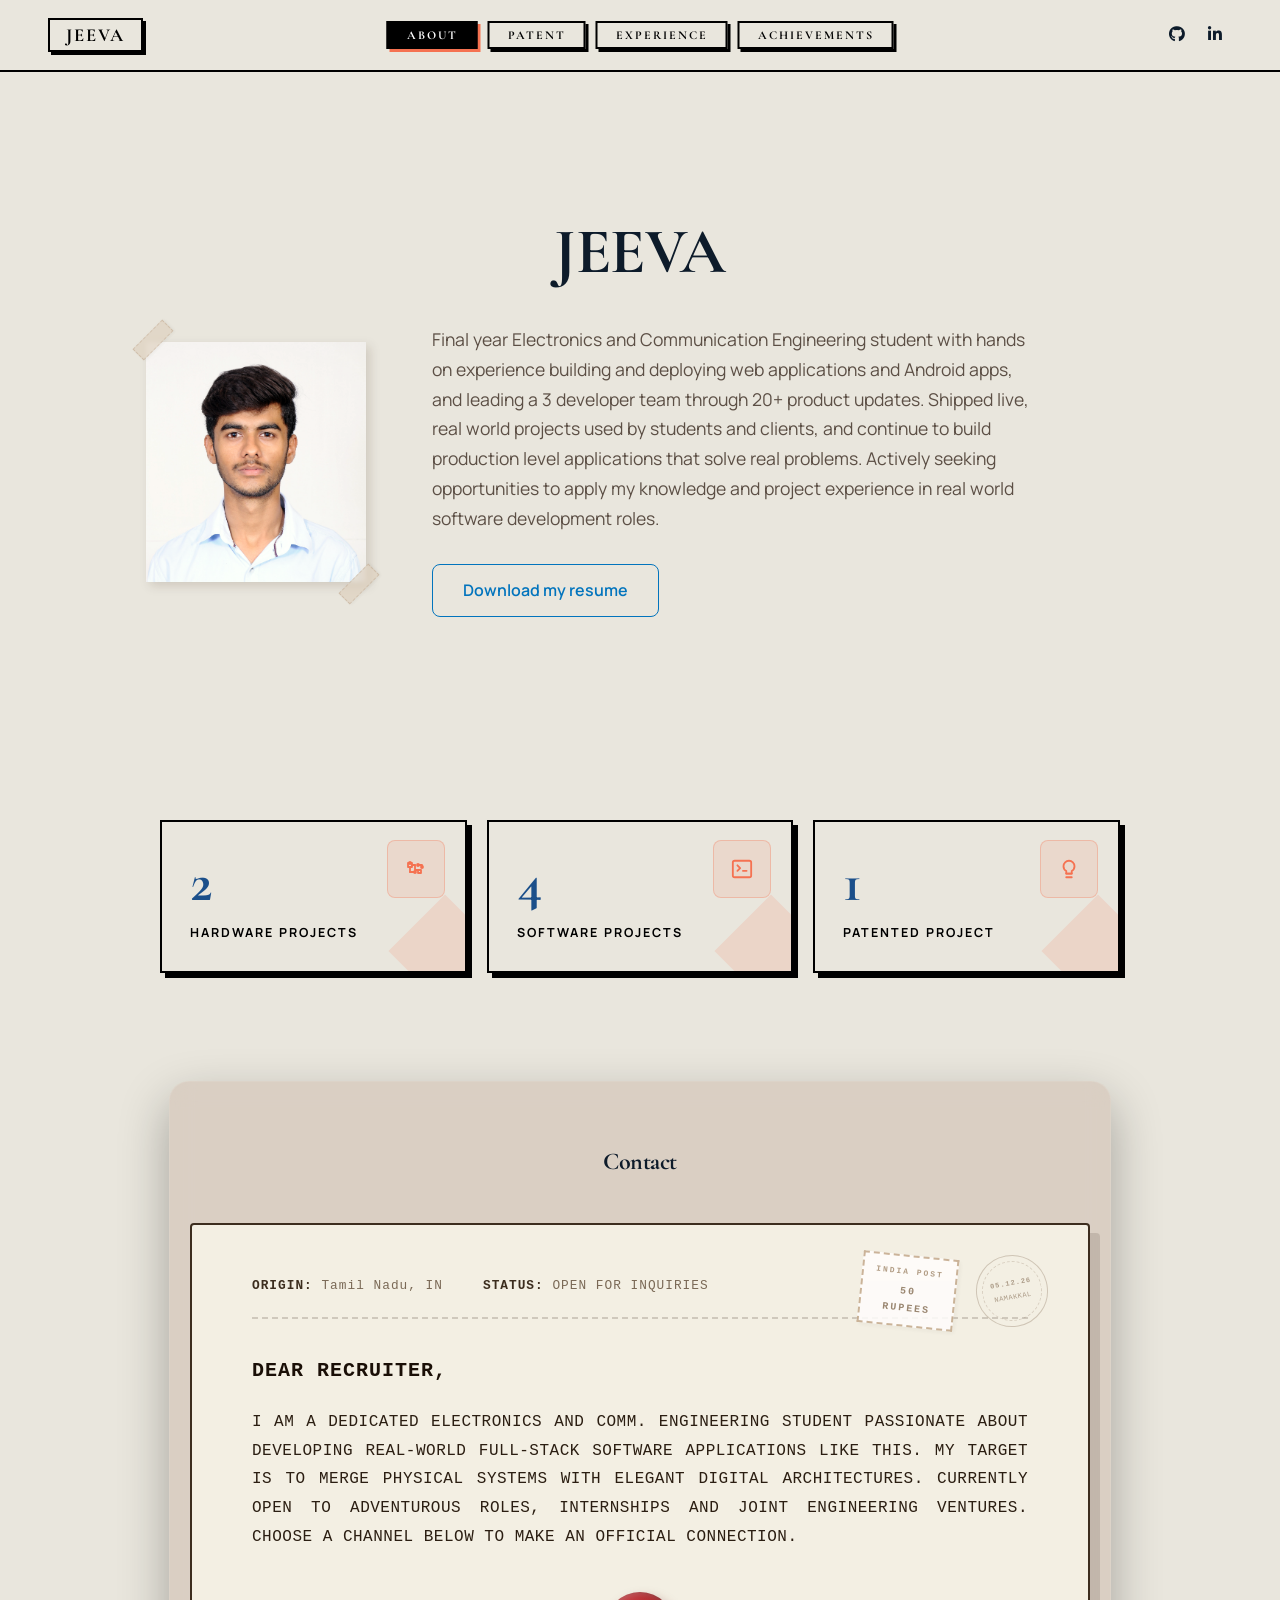
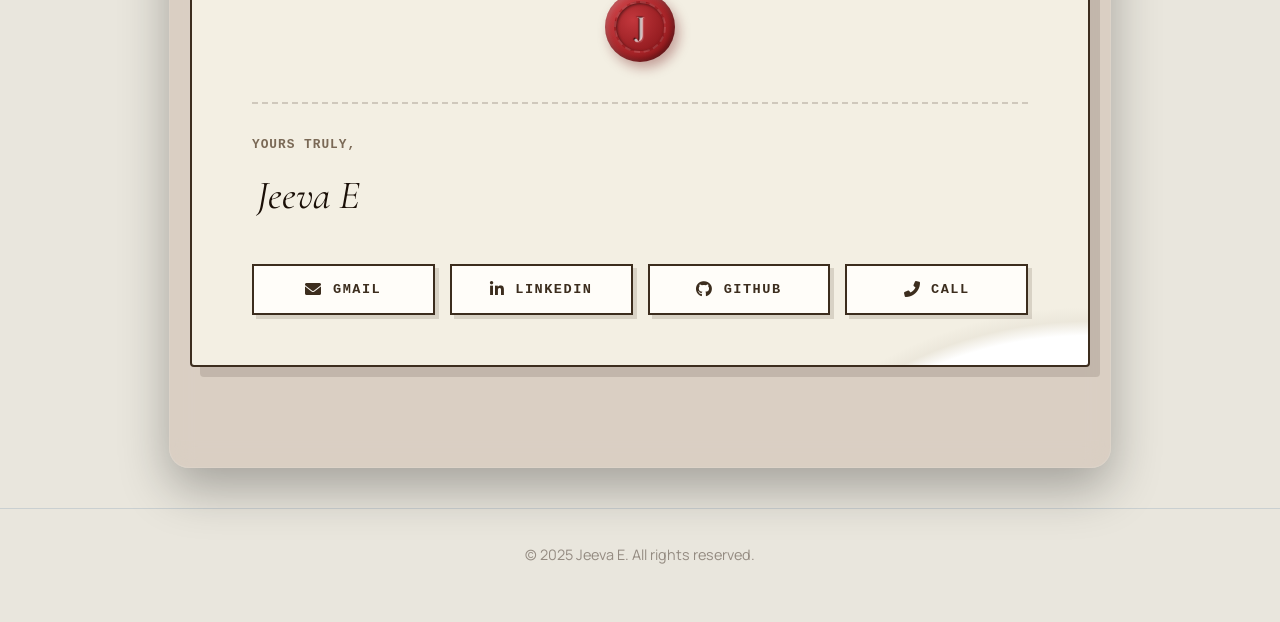
<file: index.html>
<!DOCTYPE html>
<html lang="en">

<head>
    <meta charset="UTF-8">
    <meta name="viewport" content="width=device-width, initial-scale=1.0">
    <title>Jeeva E — Portfolio</title>
    <link rel="stylesheet" href="Styles.css?v=1.2">
    <link href="https://fonts.googleapis.com/css2?family=Manrope:wght@300;400;500;600;700;800&display=swap"
        rel="stylesheet">
    <link
        href="https://fonts.googleapis.com/css2?family=Cormorant+Garamond:ital,wght@0,300;0,400;0,500;0,600;0,700;1,300;1,400;1,500;1,600;1,700&display=swap"
        rel="stylesheet">
    <link href="https://api.fontshare.com/v2/css?f[]=cabinet-grotesk@300,400,500,600,700,800,900&display=swap"
        rel="stylesheet">
    <link href="https://fonts.googleapis.com/css2?family=Playfair+Display:wght@400;700&family=DM+Sans:wght@300;400;500&family=Caveat:wght@500;700&display=swap" rel="stylesheet">
    <link rel="stylesheet" href="https://cdnjs.cloudflare.com/ajax/libs/font-awesome/6.0.0-beta3/css/all.min.css">
</head>

<body>

<!-- LOADER: place as first child of body -->
<div id="page-loader" style="
  position:fixed; inset:0; z-index:9999;
  background:#ebe8e0;
  display:flex; flex-direction:column;
  align-items:center; justify-content:center;
  gap:18px;
  transition: opacity 0.5s ease, visibility 0.5s ease;
">
  <span style="
    font-family:'Georgia',serif;
    font-size:26px; letter-spacing:0.22em;
    color:#1a1a18; font-weight:400;
  ">JEEVA</span>

  <div style="
    width:120px; height:1px;
    background:rgba(26,26,24,0.15);
    border-radius:2px; overflow:hidden;
  ">
    <div id="loader-bar" style="
      height:100%; background:#1a1a18;
      border-radius:2px; width:0%;
      transition:width 0.1s linear;
    "></div>
  </div>
</div>

    <!-- Mobile Warning Overlay -->
    <div class="mobile-warning">
        <i class="fas fa-desktop"></i>
        <h2>Desktop Mode Only</h2>
        <p>This portfolio is designed for an immersive desktop experience. <br> Please switch to a desktop device or
            enable desktop mode.</p>
    </div>

    <!-- ===== NAVBAR — stays in DOM forever ===== -->
    <nav class="sticky-nav">
        <div class="nav-left">
            <a href="index.html" class="nav-logo">JEEVA</a>
        </div>
        <button class="nav-toggle" aria-label="toggle navigation">
            <span class="hamburger"></span>
        </button>
        <ul class="nav-links">
            <li><a href="index.html" class="nav-link active"><span>About</span></a></li>
            <li><a href="patent.html" class="nav-link"><span>Patent</span></a></li>
            <li><a href="experience.html" class="nav-link"><span>Experience</span></a></li>
            <li><a href="achievements.html" class="nav-link"><span>Achievements</span></a></li>
        </ul>
        <div class="nav-right">
            <a href="https://github.com/Jeeva-1405/" target="_blank" class="nav-icon" title="GitHub"><i
                    class="fab fa-github"></i></a>
            <a href="https://www.linkedin.com/in/jeeva-e-b4b442290/" target="_blank" class="nav-icon"
                title="LinkedIn"><i class="fab fa-linkedin-in"></i></a>
        </div>
    </nav>

    <!-- ===== ONLY THIS PART SWAPS ON NAVIGATION ===== -->
    <main id="page-content">

        <section class="about-me animate-on-scroll" id="about">
            <h2>JEEVA</h2>
            <div class="about-me-content">
                <div class="about-me-text">
                    <p>Final year Electronics and Communication Engineering student with hands on experience building and deploying web applications
and Android apps, and leading a 3 developer team through 20+ product updates. Shipped live, real world projects used by
students and clients, and continue to build production level applications that solve real problems. Actively seeking opportunities
to apply my knowledge and project experience in real world software development roles.</p>
                    <a href="Jeeva_Resume.pdf" download class="document-link">Download my resume</a>
                </div>
                <div class="about-me-photo">
                    <img src="Jeeva.jpeg" alt="Jeeva E profile photo" class="photo-placeholder">
                </div>
            </div>
        </section>

        <section class="stats-section animate-on-scroll">
            <div class="stats-container">
                <!-- Hardware Projects — PCB Circuit Trace SVG -->
                <div class="stat-item spa-nav" data-href="experience.html" style="cursor:pointer;">
                    <div class="stat-icon">
                        <svg width="24" height="24" viewBox="0 0 24 24" fill="none" stroke="currentColor"
                            stroke-width="1.8" stroke-linecap="round" stroke-linejoin="round">
                            <!-- Trace lines -->
                            <path d="M4 6h4v4H4z" rx="0.5" />
                            <path d="M8 8h3" />
                            <path d="M11 8v5h3" />
                            <path d="M14 13h3v3h-3z" />
                            <path d="M6 10v5" />
                            <path d="M6 15h5" />
                            <!-- Solder nodes -->
                            <circle cx="6" cy="6" r="1" fill="currentColor" />
                            <circle cx="14" cy="8" r="1" fill="currentColor" />
                            <circle cx="11" cy="15" r="1" fill="currentColor" />
                            <circle cx="18" cy="10" r="1" fill="currentColor" />
                            <path d="M14 8h4v2" />
                        </svg>
                    </div>
                    <h3 class="counter" data-target="2">0</h3>
                    <p>Hardware Projects</p>
                </div>
                <div class="stat-divider"></div>

                <!-- Software Projects — Terminal prompt SVG -->
                <div class="stat-item spa-nav" data-href="experience.html" style="cursor:pointer;">
                    <div class="stat-icon">
                        <svg width="22" height="22" viewBox="0 0 24 24" fill="none" stroke="currentColor"
                            stroke-width="2" stroke-linecap="round" stroke-linejoin="round">
                            <rect x="2" y="3" width="20" height="18" rx="2" />
                            <path d="M7 8l3 3-3 3" />
                            <path d="M13 14h4" />
                        </svg>
                    </div>
                    <h3 class="counter" data-target="4">0</h3>
                    <p>Software Projects</p>
                </div>
                <div class="stat-divider"></div>

                <!-- Patented Project — Lightbulb SVG -->
                <div class="stat-item spa-nav" data-href="patent.html" style="cursor:pointer;">
                    <div class="stat-icon">
                        <svg width="22" height="22" viewBox="0 0 24 24" fill="none" stroke="currentColor"
                            stroke-width="2" stroke-linecap="round" stroke-linejoin="round">
                            <path d="M9 21h6" />
                            <path
                                d="M12 3a6 6 0 0 1 6 6c0 2.22-1.2 4.16-3 5.2V17H9v-2.8A6 6 0 0 1 6 9a6 6 0 0 1 6-6z" />
                            <path d="M9 17h6" />
                        </svg>
                    </div>
                    <h3 class="counter" data-target="1">0</h3>
                    <p>Patented Project</p>
                </div>
            </div>
        </section>

        <section class="contact-info animate-on-scroll" id="contact">
            <h2>Contact</h2>

            <div class="telegram-card">
                <!-- Decorative Top Border or Stamps -->
                <div class="telegram-postal-marks">
                    <div class="postage-stamp">
                        <span class="stamp-text">INDIA POST</span>
                    </div>
                    <div class="postmark-circle">
                        <span class="postmark-date">01.06.26</span>
                        <span class="postmark-city">NAMAKKAL</span>
                    </div>
                </div>

                <!-- Telegram Header Details -->
                <div class="telegram-header">
                    <div class="telegram-meta"><strong>ORIGIN:</strong> Tamil Nadu, IN</div>
                    <div class="telegram-meta"><strong>STATUS:</strong> OPEN FOR INQUIRIES</div>
                </div>

                <!-- Letter Body -->
                <div class="telegram-body">
                    <div class="telegram-salutation">DEAR RECRUITER,</div>
                    <p class="telegram-text">
                        I AM A DEDICATED ELECTRONICS AND COMM. ENGINEERING STUDENT PASSIONATE ABOUT DEVELOPING
                        REAL-WORLD FULL-STACK SOFTWARE APPLICATIONS LIKE THIS. MY TARGET IS TO
                        MERGE PHYSICAL SYSTEMS WITH ELEGANT DIGITAL ARCHITECTURES. CURRENTLY OPEN TO ADVENTUROUS ROLES,
                        INTERNSHIPS AND JOINT ENGINEERING VENTURES. CHOOSE A CHANNEL BELOW TO MAKE AN OFFICIAL
                        CONNECTION.
                    </p>
                </div>

                <!-- Wax Seal / Action Button -->
                <div class="telegram-action">
                    <a href="mailto:jeevamkce14@gmail.com?subject=Opportunity%20Inquiry%20-%20Jeeva%20E&body=Dear%20Jeeva,%0A%0AI%20reached%20out%20via%20your%20telegram%20portfolio..."
                        class="wax-seal" title="Send Direct Email">
                        <div class="wax-seal-inner">
                            <span class="wax-seal-imprint">J</span>
                        </div>
                    </a>
                </div>

                <!-- Signature / Socials -->
                <div class="telegram-footer">
                    <div class="telegram-signoff">YOURS TRULY,</div>
                    <div class="telegram-signature">Jeeva E</div>

                    <div class="telegram-links">
                        <a href="https://mail.google.com/mail/?view=cm&fs=1&to=jeevamkce14@gmail.com" target="_blank"
                            class="telegram-stamp stamp-email" title="Gmail">
                            <i class="fas fa-envelope"></i> GMAIL
                        </a>
                        <a href="https://www.linkedin.com/in/jeeva-e-b4b442290/" target="_blank"
                            class="telegram-stamp stamp-linkedin" title="LinkedIn">
                            <i class="fab fa-linkedin-in"></i> LINKEDIN
                        </a>
                        <a href="https://github.com/Jeeva-1405/" target="_blank" class="telegram-stamp stamp-github"
                            title="GitHub">
                            <i class="fab fa-github"></i> GITHUB
                        </a>
                        <a href="tel:6374721817" class="telegram-stamp stamp-mobile" title="Mobile">
                            <i class="fas fa-phone-alt"></i> CALL
                        </a>
                    </div>
                </div>
            </div>
        </section>

        <footer class="main-footer">
            <p class="footer-end-text">© 2025 Jeeva E. All rights reserved.</p>
        </footer>

    </main><!-- /#page-content -->

    <script src="script.js"></script>

<!-- LOADER SCRIPT: add before </body> -->
<script>
(function(){
  var bar = document.getElementById('loader-bar');
  var loader = document.getElementById('page-loader');
  var w = 0;
  var t = setInterval(function(){
    w += Math.random() * 12;
    if(w > 90) w = 90;
    bar.style.width = w + '%';
  }, 100);
  window.addEventListener('load', function(){
    clearInterval(t);
    bar.style.width = '100%';
    setTimeout(function(){
      loader.style.opacity = '0';
      loader.style.visibility = 'hidden';
    }, 300);
  });
})();
</script>
<!-- BACK TO TOP: paste before </body> -->
<div id="btt-wrap" style="
  position:fixed; bottom:32px; right:32px;
  display:flex; align-items:center; gap:12px;
  opacity:0; visibility:hidden;
  transition:opacity 0.35s ease, visibility 0.35s ease;
  z-index:999;
">
  <span style="
    font-family:'your-sans',sans-serif;
    font-size:11px; letter-spacing:0.1em;
    color:#6b6960; text-transform:uppercase;
  ">Back to top</span>

  <button onclick="window.scrollTo({top:0,behavior:'smooth'})"
    style="
      width:44px; height:44px;
      border:1px solid #1a1a18;
      border-radius:50%;
      background:transparent;
      cursor:pointer;
      display:flex; align-items:center; justify-content:center;
      transition:background 0.2s;
    "
    onmouseover="this.style.background='#1a1a18';
      this.querySelector('path').style.stroke='#ebe8e0'"
    onmouseout="this.style.background='transparent';
      this.querySelector('path').style.stroke='#1a1a18'"
  >
    <svg width="18" height="18" viewBox="0 0 24 24" fill="none">
      <path d="M12 19V5M5 12l7-7 7 7"
        stroke="#1a1a18" stroke-width="1.5"
        stroke-linecap="round" stroke-linejoin="round"
        style="transition:stroke 0.2s"
      />
    </svg>
  </button>
</div>

<script>
(function(){
  var el = document.getElementById('btt-wrap');
  window.addEventListener('scroll', function(){
    if(window.scrollY > 300){
      el.style.opacity = '1';
      el.style.visibility = 'visible';
    } else {
      el.style.opacity = '0';
      el.style.visibility = 'hidden';
    }
  });
})();
</script>
</body>

</html>
</file>
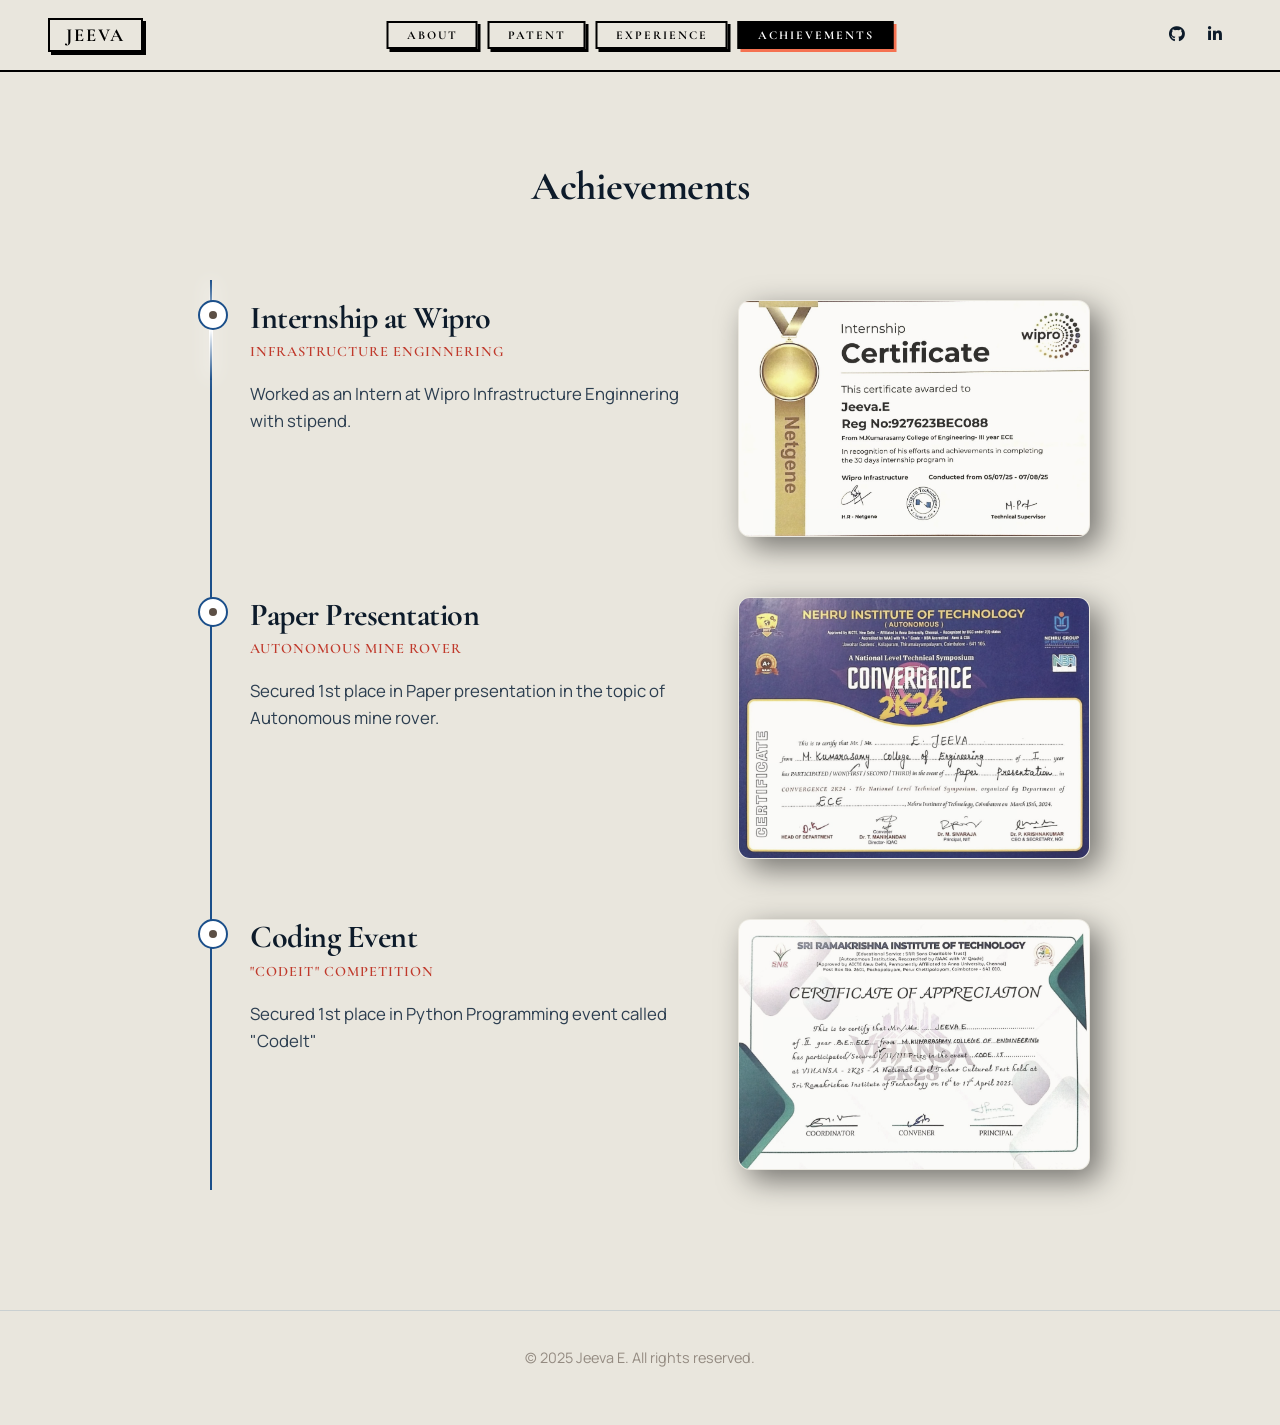
<file: achievements.html>
<!DOCTYPE html>
<html lang="en">

<head>
    <meta charset="UTF-8">
    <meta name="viewport" content="width=device-width, initial-scale=1.0">
    <title>Achievements — Jeeva E</title>
    <link rel="stylesheet" href="Styles.css?v=1.2">
    <link href="https://fonts.googleapis.com/css2?family=Manrope:wght@300;400;500;600;700;800&display=swap" rel="stylesheet">
    <link href="https://fonts.googleapis.com/css2?family=Cormorant+Garamond:ital,wght@0,300;0,400;0,500;0,600;0,700;1,300;1,400;1,500;1,600;1,700&display=swap" rel="stylesheet">
    <link href="https://api.fontshare.com/v2/css?f[]=cabinet-grotesk@300,400,500,600,700,800,900&display=swap" rel="stylesheet">
    <link href="https://fonts.googleapis.com/css2?family=Playfair+Display:wght@400;700&family=DM+Sans:wght@300;400;500&family=Caveat:wght@500;700&display=swap" rel="stylesheet">
    <link rel="stylesheet" href="https://cdnjs.cloudflare.com/ajax/libs/font-awesome/6.0.0-beta3/css/all.min.css">
</head>

<body>

<!-- LOADER: place as first child of body -->
<div id="page-loader" style="
  position:fixed; inset:0; z-index:9999;
  background:#ebe8e0;
  display:flex; flex-direction:column;
  align-items:center; justify-content:center;
  gap:18px;
  transition: opacity 0.5s ease, visibility 0.5s ease;
">
  <span style="
    font-family:'Georgia',serif;
    font-size:26px; letter-spacing:0.22em;
    color:#1a1a18; font-weight:400;
  ">JEEVA</span>

  <div style="
    width:120px; height:1px;
    background:rgba(26,26,24,0.15);
    border-radius:2px; overflow:hidden;
  ">
    <div id="loader-bar" style="
      height:100%; background:#1a1a18;
      border-radius:2px; width:0%;
      transition:width 0.1s linear;
    "></div>
  </div>
</div>

    <div class="mobile-warning">
        <i class="fas fa-desktop"></i>
        <h2>Desktop Mode Only</h2>
        <p>This portfolio is designed for an immersive desktop experience. <br> Please switch to a desktop device or enable desktop mode.</p>
    </div>

    <nav class="sticky-nav">
        <div class="nav-left">
            <a href="index.html" class="nav-logo">JEEVA</a>
        </div>
        <button class="nav-toggle" aria-label="toggle navigation">
            <span class="hamburger"></span>
        </button>
        <ul class="nav-links">
            <li><a href="index.html"        class="nav-link"       ><span>About</span></a></li>
            <li><a href="patent.html"       class="nav-link"       ><span>Patent</span></a></li>
            <li><a href="experience.html"   class="nav-link"       ><span>Experience</span></a></li>
            <li><a href="achievements.html" class="nav-link active"><span>Achievements</span></a></li>
        </ul>
        <div class="nav-right">
            <a href="https://github.com/Jeeva-1405/" target="_blank" class="nav-icon" title="GitHub"><i class="fab fa-github"></i></a>
            <a href="https://www.linkedin.com/in/jeeva-e-b4b442290/" target="_blank" class="nav-icon" title="LinkedIn"><i class="fab fa-linkedin-in"></i></a>
        </div>
    </nav>

    <main id="page-content">

        <section class="achievements-recognition" id="achievements">
            <h2>Achievements</h2>
            <div class="timeline-container">
                <div class="timeline-line"></div>

                <div class="timeline-item animate-on-scroll">
                    <div class="timeline-dot"></div>
                    <div class="timeline-content">
                        <div class="timeline-text">
                            <h3>Internship at Wipro</h3>
                            <span class="timeline-sub">Infrastructure Enginnering</span>
                            <p>Worked as an Intern at Wipro Infrastructure Enginnering with stipend.</p>
                        </div>
                        <div class="timeline-visual"><img src="internship.jpg" alt="Wipro Internship Certificate"></div>
                    </div>
                </div>

                <div class="timeline-item animate-on-scroll">
                    <div class="timeline-dot"></div>
                    <div class="timeline-content">
                        <div class="timeline-text">
                            <h3>Paper Presentation</h3>
                            <span class="timeline-sub">Autonomous Mine Rover</span>
                            <p>Secured 1st place in Paper presentation in the topic of Autonomous mine rover.</p>
                        </div>
                        <div class="timeline-visual"><img src="presentation.jpg" alt="Paper Presentation Certificate"></div>
                    </div>
                </div>

                <div class="timeline-item animate-on-scroll">
                    <div class="timeline-dot"></div>
                    <div class="timeline-content">
                        <div class="timeline-text">
                            <h3>Coding Event</h3>
                            <span class="timeline-sub">"CodeIt" Competition</span>
                            <p>Secured 1st place in Python Programming event called "CodeIt"</p>
                        </div>
                        <div class="timeline-visual"><img src="codeit.jpg" alt="CodeIt Event Certificate"></div>
                    </div>
                </div>
            </div>
        </section>

        <footer class="main-footer"><p class="footer-end-text">© 2025 Jeeva E. All rights reserved.</p></footer>

    </main><!-- /#page-content -->

    <script src="script.js"></script>

<!-- LOADER SCRIPT: add before </body> -->
<script>
(function(){
  var bar = document.getElementById('loader-bar');
  var loader = document.getElementById('page-loader');
  var w = 0;
  var t = setInterval(function(){
    w += Math.random() * 12;
    if(w > 90) w = 90;
    bar.style.width = w + '%';
  }, 100);
  window.addEventListener('load', function(){
    clearInterval(t);
    bar.style.width = '100%';
    setTimeout(function(){
      loader.style.opacity = '0';
      loader.style.visibility = 'hidden';
    }, 300);
  });
})();
</script>
<!-- BACK TO TOP: paste before </body> -->
<div id="btt-wrap" style="
  position:fixed; bottom:32px; right:32px;
  display:flex; align-items:center; gap:12px;
  opacity:0; visibility:hidden;
  transition:opacity 0.35s ease, visibility 0.35s ease;
  z-index:999;
">
  <span style="
    font-family:'your-sans',sans-serif;
    font-size:11px; letter-spacing:0.1em;
    color:#6b6960; text-transform:uppercase;
  ">Back to top</span>

  <button onclick="window.scrollTo({top:0,behavior:'smooth'})"
    style="
      width:44px; height:44px;
      border:1px solid #1a1a18;
      border-radius:50%;
      background:transparent;
      cursor:pointer;
      display:flex; align-items:center; justify-content:center;
      transition:background 0.2s;
    "
    onmouseover="this.style.background='#1a1a18';
      this.querySelector('path').style.stroke='#ebe8e0'"
    onmouseout="this.style.background='transparent';
      this.querySelector('path').style.stroke='#1a1a18'"
  >
    <svg width="18" height="18" viewBox="0 0 24 24" fill="none">
      <path d="M12 19V5M5 12l7-7 7 7"
        stroke="#1a1a18" stroke-width="1.5"
        stroke-linecap="round" stroke-linejoin="round"
        style="transition:stroke 0.2s"
      />
    </svg>
  </button>
</div>

<script>
(function(){
  var el = document.getElementById('btt-wrap');
  window.addEventListener('scroll', function(){
    if(window.scrollY > 300){
      el.style.opacity = '1';
      el.style.visibility = 'visible';
    } else {
      el.style.opacity = '0';
      el.style.visibility = 'hidden';
    }
  });
})();
</script>
</body>
</html>
</file>
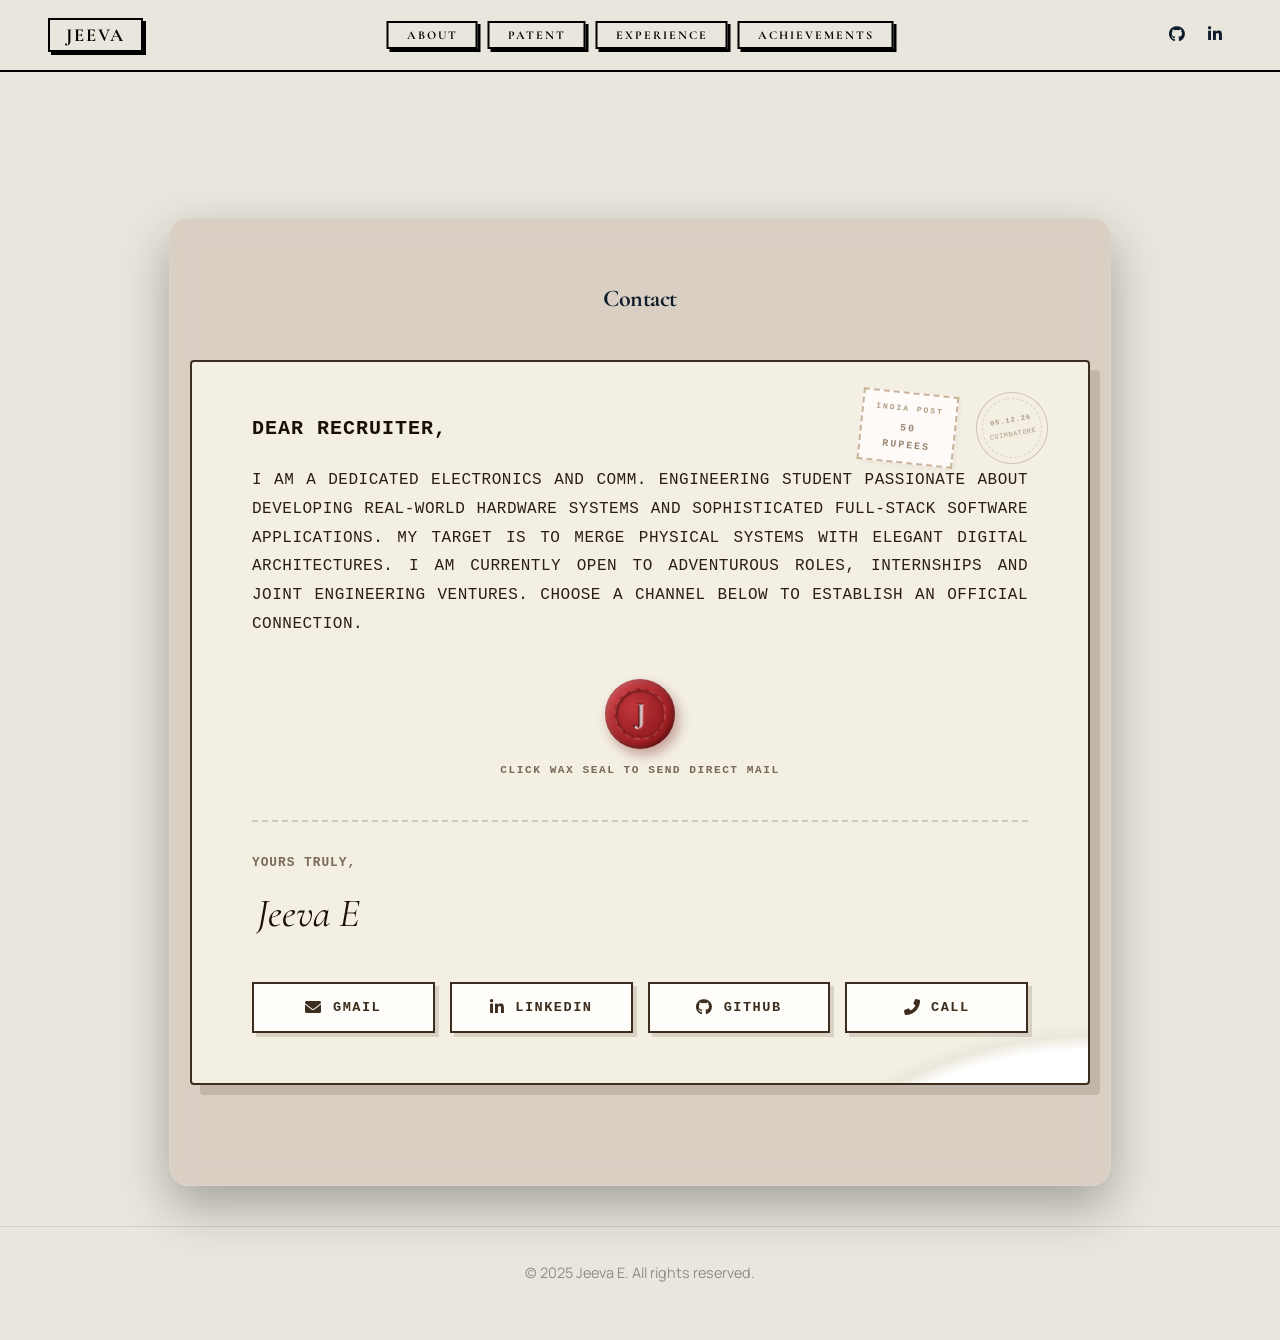
<file: contact.html>
<!DOCTYPE html>
<html lang="en">

<head>
    <meta charset="UTF-8">
    <meta name="viewport" content="width=device-width, initial-scale=1.0">
    <title>Contact — Jeeva E</title>
    <link rel="stylesheet" href="Styles.css?v=1.2">
    <link href="https://fonts.googleapis.com/css2?family=Manrope:wght@300;400;500;600;700;800&display=swap"
        rel="stylesheet">
    <link
        href="https://fonts.googleapis.com/css2?family=Cormorant+Garamond:ital,wght@0,300;0,400;0,500;0,600;0,700;1,300;1,400;1,500;1,600;1,700&display=swap"
        rel="stylesheet">
    <link href="https://api.fontshare.com/v2/css?f[]=cabinet-grotesk@300,400,500,600,700,800,900&display=swap"
        rel="stylesheet">
    <link href="https://fonts.googleapis.com/css2?family=Playfair+Display:wght@400;700&family=DM+Sans:wght@300;400;500&family=Caveat:wght@500;700&display=swap" rel="stylesheet">
    <link rel="stylesheet" href="https://cdnjs.cloudflare.com/ajax/libs/font-awesome/6.0.0-beta3/css/all.min.css">
</head>

<body>

<!-- LOADER: place as first child of body -->
<div id="page-loader" style="
  position:fixed; inset:0; z-index:9999;
  background:#ebe8e0;
  display:flex; flex-direction:column;
  align-items:center; justify-content:center;
  gap:18px;
  transition: opacity 0.5s ease, visibility 0.5s ease;
">
  <span style="
    font-family:'Georgia',serif;
    font-size:26px; letter-spacing:0.22em;
    color:#1a1a18; font-weight:400;
  ">JEEVA</span>

  <div style="
    width:120px; height:1px;
    background:rgba(26,26,24,0.15);
    border-radius:2px; overflow:hidden;
  ">
    <div id="loader-bar" style="
      height:100%; background:#1a1a18;
      border-radius:2px; width:0%;
      transition:width 0.1s linear;
    "></div>
  </div>
</div>

    <div class="fixed-bg">
        <canvas id="bgCanvas"></canvas>
    </div>

    <!-- Mobile Warning Overlay -->
    <div class="mobile-warning">
        <i class="fas fa-desktop"></i>
        <h2>Desktop Mode Only</h2>
        <p>This portfolio is designed for an immersive desktop experience. <br> Please switch to a desktop device or
            enable desktop mode.</p>
    </div>

    <nav class="sticky-nav">
        <div class="nav-left">
            <a href="index.html" class="nav-logo">JEEVA</a>
        </div>
        <button class="nav-toggle" aria-label="toggle navigation">
            <span class="hamburger"></span>
        </button>
        <ul class="nav-links">
            <li><a href="index.html" class="nav-link"><span>About</span></a></li>
            <li><a href="patent.html" class="nav-link"><span>Patent</span></a></li>
            <li><a href="experience.html" class="nav-link"><span>Experience</span></a></li>
            <li><a href="achievements.html" class="nav-link"><span>Achievements</span></a></li>
        </ul>

        <div class="nav-right">
            <a href="https://github.com/Jeeva-1405/" target="_blank" class="nav-icon" title="GitHub"><i
                    class="fab fa-github"></i></a>
            <a href="https://www.linkedin.com/in/jeeva-e-b4b442290/" target="_blank" class="nav-icon"
                title="LinkedIn"><i class="fab fa-linkedin-in"></i></a>
        </div>
    </nav>
    <section class="contact-info animate-on-scroll" id="contact">
        <h2>Contact</h2>

        <div class="telegram-card">
            <!-- Decorative Top Border or Stamps -->
            <div class="telegram-postal-marks">
                <div class="postage-stamp">
                    <span class="stamp-text">INDIA POST</span>
                </div>
                <div class="postmark-circle">
                    <span class="postmark-date">01.06.26</span>
                    <span class="postmark-city">COIMBATORE</span>
                </div>
            </div>

            <!-- Letter Body -->
            <div class="telegram-body">
                <div class="telegram-salutation">DEAR RECRUITER,</div>
                <p class="telegram-text">
                    I AM A DEDICATED ELECTRONICS AND COMM. ENGINEERING STUDENT PASSIONATE ABOUT DEVELOPING REAL-WORLD
                    HARDWARE SYSTEMS AND SOPHISTICATED FULL-STACK SOFTWARE APPLICATIONS. MY TARGET IS TO MERGE
                    PHYSICAL SYSTEMS WITH ELEGANT DIGITAL ARCHITECTURES. I AM CURRENTLY OPEN TO ADVENTUROUS ROLES,
                    INTERNSHIPS AND JOINT ENGINEERING VENTURES. CHOOSE A CHANNEL BELOW TO ESTABLISH AN OFFICIAL
                    CONNECTION.
                </p>
            </div>

            <!-- Wax Seal / Action Button -->
            <div class="telegram-action">
                <a href="mailto:jeevamkce14@gmail.com?subject=Opportunity%20Inquiry%20-%20Jeeva%20E&body=Dear%20Jeeva,%0A%0AI%20reached%20out%20via%20your%20telegram%20portfolio..."
                    class="wax-seal" title="Send Direct Email">
                    <div class="wax-seal-inner">
                        <span class="wax-seal-imprint">J</span>
                    </div>
                </a>
                <span class="wax-seal-label">CLICK WAX SEAL TO SEND DIRECT MAIL</span>
            </div>

            <!-- Signature / Socials -->
            <div class="telegram-footer">
                <div class="telegram-signoff">YOURS TRULY,</div>
                <div class="telegram-signature">Jeeva E</div>

                <div class="telegram-links">
                    <a href="https://mail.google.com/mail/?view=cm&fs=1&to=jeevamkce14@gmail.com" target="_blank"
                        class="telegram-stamp stamp-email" title="Gmail">
                        <i class="fas fa-envelope"></i> GMAIL
                    </a>
                    <a href="https://www.linkedin.com/in/jeeva-e-b4b442290/" target="_blank"
                        class="telegram-stamp stamp-linkedin" title="LinkedIn">
                        <i class="fab fa-linkedin-in"></i> LINKEDIN
                    </a>
                    <a href="https://github.com/Jeeva-1405/" target="_blank" class="telegram-stamp stamp-github"
                        title="GitHub">
                        <i class="fab fa-github"></i> GITHUB
                    </a>
                    <a href="tel:6374721817" class="telegram-stamp stamp-mobile" title="Mobile">
                        <i class="fas fa-phone-alt"></i> CALL
                    </a>
                </div>
            </div>
        </div>
    </section>

    <footer class="main-footer">
        <p class="footer-end-text">© 2025 Jeeva E. All rights reserved.</p>
    </footer>
    <script src="script.js"></script>

<!-- LOADER SCRIPT: add before </body> -->
<script>
(function(){
  var bar = document.getElementById('loader-bar');
  var loader = document.getElementById('page-loader');
  var w = 0;
  var t = setInterval(function(){
    w += Math.random() * 12;
    if(w > 90) w = 90;
    bar.style.width = w + '%';
  }, 100);
  window.addEventListener('load', function(){
    clearInterval(t);
    bar.style.width = '100%';
    setTimeout(function(){
      loader.style.opacity = '0';
      loader.style.visibility = 'hidden';
    }, 300);
  });
})();
</script>
<!-- BACK TO TOP: paste before </body> -->
<div id="btt-wrap" style="
  position:fixed; bottom:32px; right:32px;
  display:flex; align-items:center; gap:12px;
  opacity:0; visibility:hidden;
  transition:opacity 0.35s ease, visibility 0.35s ease;
  z-index:999;
">
  <span style="
    font-family:'your-sans',sans-serif;
    font-size:11px; letter-spacing:0.1em;
    color:#6b6960; text-transform:uppercase;
  ">Back to top</span>

  <button onclick="window.scrollTo({top:0,behavior:'smooth'})"
    style="
      width:44px; height:44px;
      border:1px solid #1a1a18;
      border-radius:50%;
      background:transparent;
      cursor:pointer;
      display:flex; align-items:center; justify-content:center;
      transition:background 0.2s;
    "
    onmouseover="this.style.background='#1a1a18';
      this.querySelector('path').style.stroke='#ebe8e0'"
    onmouseout="this.style.background='transparent';
      this.querySelector('path').style.stroke='#1a1a18'"
  >
    <svg width="18" height="18" viewBox="0 0 24 24" fill="none">
      <path d="M12 19V5M5 12l7-7 7 7"
        stroke="#1a1a18" stroke-width="1.5"
        stroke-linecap="round" stroke-linejoin="round"
        style="transition:stroke 0.2s"
      />
    </svg>
  </button>
</div>

<script>
(function(){
  var el = document.getElementById('btt-wrap');
  window.addEventListener('scroll', function(){
    if(window.scrollY > 300){
      el.style.opacity = '1';
      el.style.visibility = 'visible';
    } else {
      el.style.opacity = '0';
      el.style.visibility = 'hidden';
    }
  });
})();
</script>
</body>

</html>
</file>
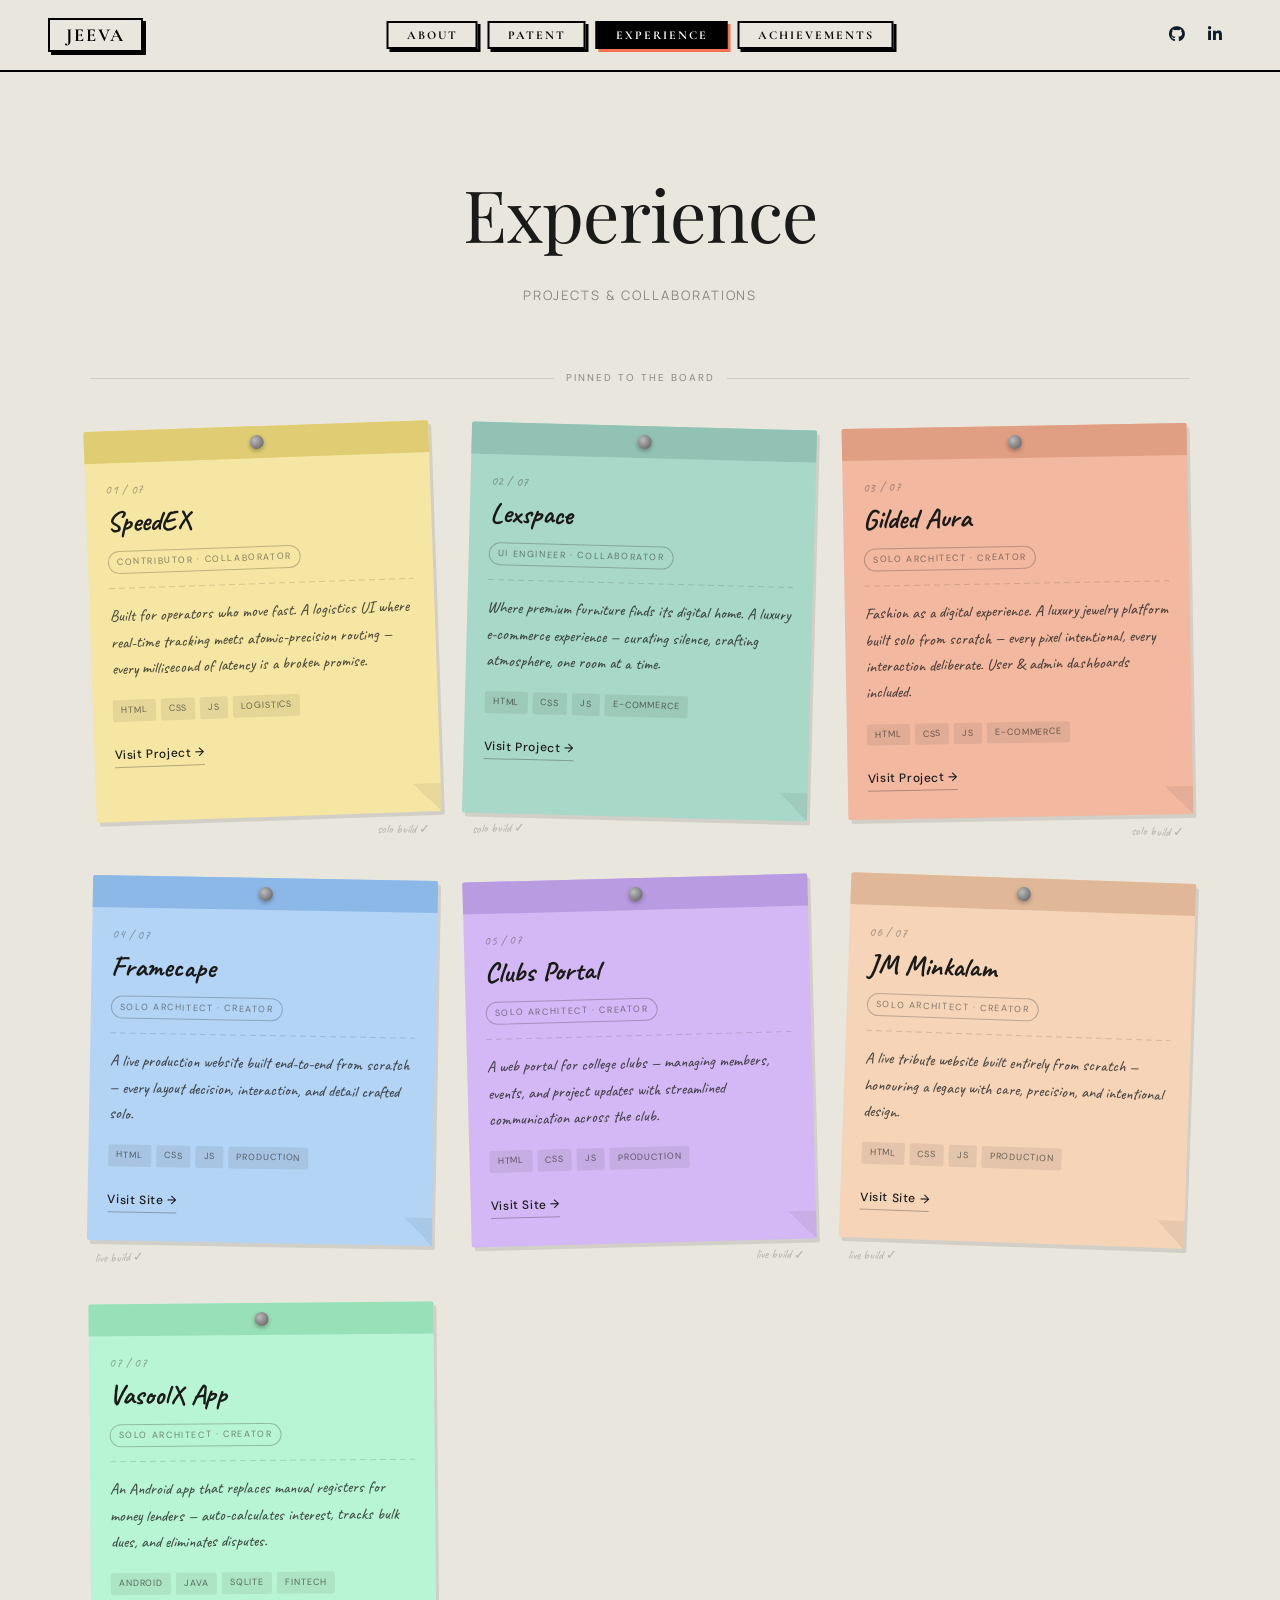
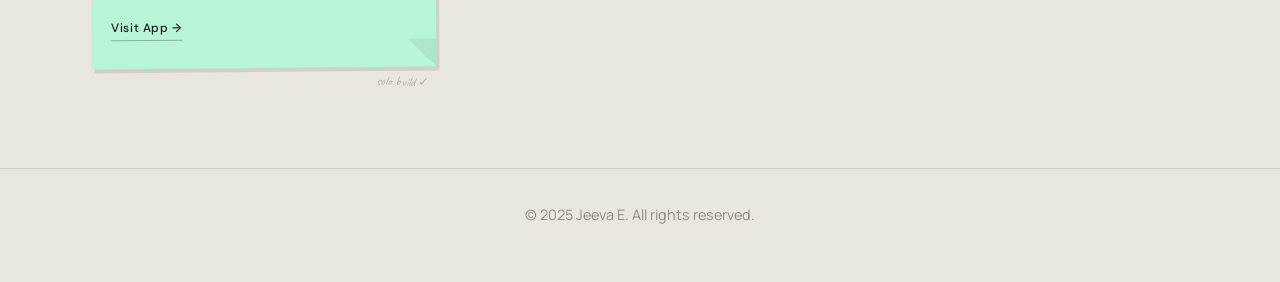
<file: experience.html>
<!DOCTYPE html>
<html lang="en">

<head>
    <meta charset="UTF-8">
    <meta name="viewport" content="width=device-width, initial-scale=1.0">
    <title>Experience — Jeeva E</title>
    <link rel="stylesheet" href="Styles.css?v=1.2">
    <link href="https://fonts.googleapis.com/css2?family=Manrope:wght@300;400;500;600;700;800&display=swap" rel="stylesheet">
    <link href="https://fonts.googleapis.com/css2?family=Cormorant+Garamond:ital,wght@0,300;0,400;0,500;0,600;0,700;1,300;1,400;1,500;1,600;1,700&display=swap" rel="stylesheet">
    <link href="https://api.fontshare.com/v2/css?f[]=cabinet-grotesk@300,400,500,600,700,800,900&display=swap" rel="stylesheet">
    <link href="https://fonts.googleapis.com/css2?family=Playfair+Display:wght@400;700&family=DM+Sans:wght@300;400;500&family=Caveat:wght@500;700&display=swap" rel="stylesheet"/>
    <link rel="stylesheet" href="https://cdnjs.cloudflare.com/ajax/libs/font-awesome/6.0.0-beta3/css/all.min.css">

    <!-- FOUC FIX: hide page content until fonts + styles are ready -->
    <style>
        #page-content { visibility: hidden; }
    </style></head>

<body>

    <!-- LOADER -->
    <div id="page-loader" style="
        position:fixed; inset:0; z-index:9999;
        background:#ebe8e0;
        display:flex; flex-direction:column;
        align-items:center; justify-content:center;
        gap:18px;
        transition: opacity 0.5s ease, visibility 0.5s ease;
    ">
        <span style="
            font-family:'Georgia',serif;
            font-size:26px; letter-spacing:0.22em;
            color:#1a1a18; font-weight:400;
        ">JEEVA</span>
        <div style="
            width:120px; height:1px;
            background:rgba(26,26,24,0.15);
            border-radius:2px; overflow:hidden;
        ">
            <div id="loader-bar" style="
                height:100%; background:#1a1a18;
                border-radius:2px; width:0%;
                transition:width 0.1s linear;
            "></div>
        </div>
    </div>

    <div class="mobile-warning">
        <i class="fas fa-desktop"></i>
        <h2>Desktop Mode Only</h2>
        <p>This portfolio is designed for an immersive desktop experience. <br> Please switch to a desktop device or enable desktop mode.</p>
    </div>

    <nav class="sticky-nav">
        <div class="nav-left">
            <a href="index.html" class="nav-logo">JEEVA</a>
        </div>
        <button class="nav-toggle" aria-label="toggle navigation">
            <span class="hamburger"></span>
        </button>
        <ul class="nav-links">
            <li><a href="index.html" class="nav-link"><span>About</span></a></li>
            <li><a href="patent.html" class="nav-link"><span>Patent</span></a></li>
            <li><a href="experience.html" class="nav-link active"><span>Experience</span></a></li>
            <li><a href="achievements.html" class="nav-link"><span>Achievements</span></a></li>
        </ul>
        <div class="nav-right">
            <a href="https://github.com/Jeeva-1405/" target="_blank" class="nav-icon" title="GitHub"><i class="fab fa-github"></i></a>
            <a href="https://www.linkedin.com/in/jeeva-e-b4b442290/" target="_blank" class="nav-icon" title="LinkedIn"><i class="fab fa-linkedin-in"></i></a>
        </div>
    </nav>

    <main id="page-content">

        <header class="page-header">
            <h1>Experience</h1>
            <p>Projects &amp; Collaborations</p>
        </header>

        <section class="corkboard">
            <div class="board-label">
                <span>Pinned to the board</span>
            </div>

            <div class="sticky-grid">

                <!-- Note 1: SpeedEX -->
                <div class="sticky sticky-1">
                    <div class="sticky-top"><div class="pin"></div></div>
                    <div class="sticky-body">
                        <div class="sticky-num">01 / 07</div>
                        <div class="sticky-title">SpeedEX</div>
                        <div class="sticky-role">CONTRIBUTOR · COLLABORATOR</div>
                        <div class="sticky-line"></div>
                        <div class="sticky-desc">
                            Built for operators who move fast. A logistics UI where real-time tracking meets atomic-precision routing — every millisecond of latency is a broken promise.
                        </div>
                        <div class="sticky-stack">
                            <span class="stack-tag">HTML</span>
                            <span class="stack-tag">CSS</span>
                            <span class="stack-tag">JS</span>
                            <span class="stack-tag">LOGISTICS</span>
                        </div>
                        <a class="sticky-link" href="https://nareshdharmaraj.github.io/SpeedEX/" target="_blank">Visit Project →</a>
                    </div>
                    <span class="annotation ann-1">solo build ✓</span>
                </div>

                <!-- Note 2: Lexspace -->
                <div class="sticky sticky-2">
                    <div class="sticky-top"><div class="pin"></div></div>
                    <div class="sticky-body">
                        <div class="sticky-num">02 / 07</div>
                        <div class="sticky-title">Lexspace</div>
                        <div class="sticky-role">UI ENGINEER · COLLABORATOR</div>
                        <div class="sticky-line"></div>
                        <div class="sticky-desc">
                            Where premium furniture finds its digital home. A luxury e-commerce experience — curating silence, crafting atmosphere, one room at a time.
                        </div>
                        <div class="sticky-stack">
                            <span class="stack-tag">HTML</span>
                            <span class="stack-tag">CSS</span>
                            <span class="stack-tag">JS</span>
                            <span class="stack-tag">E-COMMERCE</span>
                        </div>
                        <a class="sticky-link" href="https://nareshdharmaraj.github.io/Lexspace/" target="_blank">Visit Project →</a>
                    </div>
                    <span class="annotation ann-2">solo build ✓</span>
                </div>

                <!-- Note 3: Gilded Aura -->
                <div class="sticky sticky-3">
                    <div class="sticky-top"><div class="pin"></div></div>
                    <div class="sticky-body">
                        <div class="sticky-num">03 / 07</div>
                        <div class="sticky-title">Gilded Aura</div>
                        <div class="sticky-role">SOLO ARCHITECT · CREATOR</div>
                        <div class="sticky-line"></div>
                        <div class="sticky-desc">
                            Fashion as a digital experience. A luxury jewelry platform built solo from scratch — every pixel intentional, every interaction deliberate. User &amp; admin dashboards included.
                        </div>
                        <div class="sticky-stack">
                            <span class="stack-tag">HTML</span>
                            <span class="stack-tag">CSS</span>
                            <span class="stack-tag">JS</span>
                            <span class="stack-tag">E-COMMERCE</span>
                        </div>
                        <a class="sticky-link" href="https://jeeva-1405.github.io/Gilded-aura/" target="_blank">Visit Project →</a>
                    </div>
                    <span class="annotation ann-3">solo build ✓</span>
                </div>

                <!-- Note 4: Framecape -->
                <div class="sticky sticky-4">
                    <div class="sticky-top"><div class="pin"></div></div>
                    <div class="sticky-body">
                        <div class="sticky-num">04 / 07</div>
                        <div class="sticky-title">Framecape</div>
                        <div class="sticky-role">SOLO ARCHITECT · CREATOR</div>
                        <div class="sticky-line"></div>
                        <div class="sticky-desc">
                            A live production website built end-to-end from scratch — every layout decision, interaction, and detail crafted solo.
                        </div>
                        <div class="sticky-stack">
                            <span class="stack-tag">HTML</span>
                            <span class="stack-tag">CSS</span>
                            <span class="stack-tag">JS</span>
                            <span class="stack-tag">PRODUCTION</span>
                        </div>
                        <a class="sticky-link" href="https://framecape.com/" target="_blank">Visit Site →</a>
                    </div>
                    <span class="annotation ann-4">live build ✓</span>
                </div>

                <!-- Note 5: College Clubs Portal -->
                <div class="sticky sticky-5">
                    <div class="sticky-top"><div class="pin"></div></div>
                    <div class="sticky-body">
                        <div class="sticky-num">05 / 07</div>
                        <div class="sticky-title">Clubs Portal</div>
                        <div class="sticky-role">SOLO ARCHITECT · CREATOR</div>
                        <div class="sticky-line"></div>
                        <div class="sticky-desc">
                            A web portal for college clubs — managing members, events, and project updates with streamlined communication across the club.
                        </div>
                        <div class="sticky-stack">
                            <span class="stack-tag">HTML</span>
                            <span class="stack-tag">CSS</span>
                            <span class="stack-tag">JS</span>
                            <span class="stack-tag">PRODUCTION</span>
                        </div>
                        <a class="sticky-link" href="https://clubs.mkce.ac.in/" target="_blank">Visit Site →</a>
                    </div>
                    <span class="annotation ann-5">live build ✓</span>
                </div>

                <!-- Note 6: JM Minkalam -->
                <div class="sticky sticky-6">
                    <div class="sticky-top"><div class="pin"></div></div>
                    <div class="sticky-body">
                        <div class="sticky-num">06 / 07</div>
                        <div class="sticky-title">JM Minkalam</div>
                        <div class="sticky-role">SOLO ARCHITECT · CREATOR</div>
                        <div class="sticky-line"></div>
                        <div class="sticky-desc">
                            A live tribute website built entirely from scratch — honouring a legacy with care, precision, and intentional design.
                        </div>
                        <div class="sticky-stack">
                            <span class="stack-tag">HTML</span>
                            <span class="stack-tag">CSS</span>
                            <span class="stack-tag">JS</span>
                            <span class="stack-tag">PRODUCTION</span>
                        </div>
                        <a class="sticky-link" href="https://jmminkalam.in/" target="_blank">Visit Site →</a>
                    </div>
                    <span class="annotation ann-6">live build ✓</span>
                </div>

                <!-- Note 7: VasoolX App -->
                <div class="sticky sticky-7">
                    <div class="sticky-top"><div class="pin"></div></div>
                    <div class="sticky-body">
                        <div class="sticky-num">07 / 07</div>
                        <div class="sticky-title">VasoolX App</div>
                        <div class="sticky-role">SOLO ARCHITECT · CREATOR</div>
                        <div class="sticky-line"></div>
                        <div class="sticky-desc">
                            An Android app that replaces manual registers for money lenders — auto-calculates interest, tracks bulk dues, and eliminates disputes.
                        </div>
                        <div class="sticky-stack">
                            <span class="stack-tag">ANDROID</span>
                            <span class="stack-tag">JAVA</span>
                            <span class="stack-tag">SQLITE</span>
                            <span class="stack-tag">FINTECH</span>
                        </div>
                        <a class="sticky-link" href="https://play.google.com/store/apps/details?id=com.vasoolx.app">Visit App →</a>
                    </div>
                    <span class="annotation ann-7">solo build ✓</span>
                </div>

            </div>
        </section>

        <footer class="main-footer">
            <p class="footer-end-text">© 2025 Jeeva E. All rights reserved.</p>
        </footer>

    </main>

    <script src="script.js"></script>

    <!-- STICKIES OBSERVER -->
    <script>
        function initStickies() {
            var stickies = document.querySelectorAll('.sticky');
            var observer = new IntersectionObserver(function (entries) {
                entries.forEach(function (entry) {
                    if (entry.isIntersecting) {
                        entry.target.classList.add('visible');
                    }
                });
            }, { threshold: 0.15 });
            stickies.forEach(function (s) { observer.observe(s); });
        }
        document.addEventListener('pageSwapped', initStickies);
    </script>

    <!-- LOADER + FOUC FIX -->
    <script>
        (function () {
            var bar = document.getElementById('loader-bar');
            var loader = document.getElementById('page-loader');
            var content = document.getElementById('page-content');
            var w = 0;
            var t = setInterval(function () {
                w += Math.random() * 12;
                if (w > 90) w = 90;
                bar.style.width = w + '%';
            }, 100);

            function hideLoader() {
                clearInterval(t);
                bar.style.width = '100%';
                content.style.visibility = 'visible';
                initStickies();
                setTimeout(function () {
                    loader.style.opacity = '0';
                    loader.style.visibility = 'hidden';
                }, 300);
            }

            window.addEventListener('load', function () {
                // Wait for all fonts to finish rendering
                if (document.fonts && document.fonts.ready) {
                    document.fonts.ready.then(hideLoader);
                } else {
                    hideLoader();
                }
            });
        })();
    </script>

    <!-- BACK TO TOP -->
    <div id="btt-wrap" style="
        position:fixed; bottom:32px; right:32px;
        display:flex; align-items:center; gap:12px;
        opacity:0; visibility:hidden;
        transition:opacity 0.35s ease, visibility 0.35s ease;
        z-index:999;
    ">
        <span style="
            font-family:'DM Sans',sans-serif;
            font-size:11px; letter-spacing:0.1em;
            color:#6b6960; text-transform:uppercase;
        ">Back to top</span>
        <button onclick="window.scrollTo({top:0,behavior:'smooth'})" style="
            width:44px; height:44px;
            border:1px solid #1a1a18;
            border-radius:50%;
            background:transparent;
            cursor:pointer;
            display:flex; align-items:center; justify-content:center;
            transition:background 0.2s;
        "
        onmouseover="this.style.background='#1a1a18';this.querySelector('path').style.stroke='#ebe8e0'"
        onmouseout="this.style.background='transparent';this.querySelector('path').style.stroke='#1a1a18'">
            <svg width="18" height="18" viewBox="0 0 24 24" fill="none">
                <path d="M12 19V5M5 12l7-7 7 7" stroke="#1a1a18" stroke-width="1.5"
                    stroke-linecap="round" stroke-linejoin="round" style="transition:stroke 0.2s"/>
            </svg>
        </button>
    </div>

    <script>
        (function () {
            var el = document.getElementById('btt-wrap');
            window.addEventListener('scroll', function () {
                if (window.scrollY > 300) {
                    el.style.opacity = '1';
                    el.style.visibility = 'visible';
                } else {
                    el.style.opacity = '0';
                    el.style.visibility = 'hidden';
                }
            });
        })();
    </script>

</body>
</html>
</file>
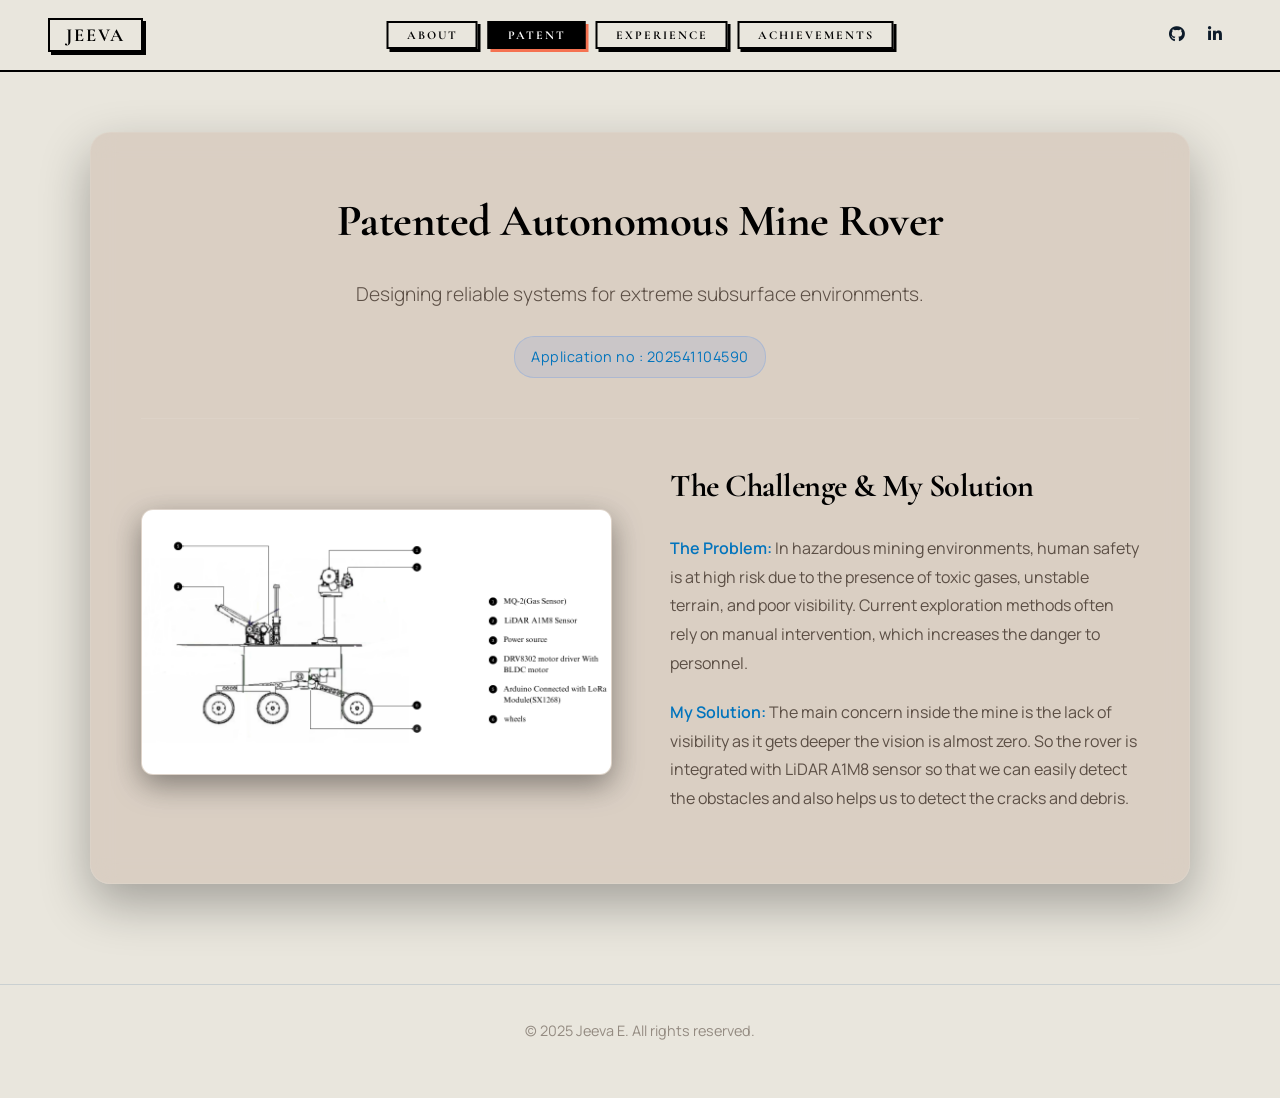
<file: patent.html>
<!DOCTYPE html>
<html lang="en">

<head>
    <meta charset="UTF-8">
    <meta name="viewport" content="width=device-width, initial-scale=1.0">
    <title>Patent — Jeeva E</title>
    <link rel="stylesheet" href="Styles.css?v=1.2">
    <link href="https://fonts.googleapis.com/css2?family=Manrope:wght@300;400;500;600;700;800&display=swap" rel="stylesheet">
    <link href="https://fonts.googleapis.com/css2?family=Cormorant+Garamond:ital,wght@0,300;0,400;0,500;0,600;0,700;1,300;1,400;1,500;1,600;1,700&display=swap" rel="stylesheet">
    <link href="https://api.fontshare.com/v2/css?f[]=cabinet-grotesk@300,400,500,600,700,800,900&display=swap" rel="stylesheet">
    <link href="https://fonts.googleapis.com/css2?family=Playfair+Display:wght@400;700&family=DM+Sans:wght@300;400;500&family=Caveat:wght@500;700&display=swap" rel="stylesheet">
    <link rel="stylesheet" href="https://cdnjs.cloudflare.com/ajax/libs/font-awesome/6.0.0-beta3/css/all.min.css">
</head>

<body>

<!-- LOADER: place as first child of body -->
<div id="page-loader" style="
  position:fixed; inset:0; z-index:9999;
  background:#ebe8e0;
  display:flex; flex-direction:column;
  align-items:center; justify-content:center;
  gap:18px;
  transition: opacity 0.5s ease, visibility 0.5s ease;
">
  <span style="
    font-family:'Georgia',serif;
    font-size:26px; letter-spacing:0.22em;
    color:#1a1a18; font-weight:400;
  ">JEEVA</span>

  <div style="
    width:120px; height:1px;
    background:rgba(26,26,24,0.15);
    border-radius:2px; overflow:hidden;
  ">
    <div id="loader-bar" style="
      height:100%; background:#1a1a18;
      border-radius:2px; width:0%;
      transition:width 0.1s linear;
    "></div>
  </div>
</div>

    <div class="mobile-warning">
        <i class="fas fa-desktop"></i>
        <h2>Desktop Mode Only</h2>
        <p>This portfolio is designed for an immersive desktop experience. <br> Please switch to a desktop device or enable desktop mode.</p>
    </div>

    <nav class="sticky-nav">
        <div class="nav-left">
            <a href="index.html" class="nav-logo">JEEVA</a>
        </div>
        <button class="nav-toggle" aria-label="toggle navigation">
            <span class="hamburger"></span>
        </button>
        <ul class="nav-links">
            <li><a href="index.html"        class="nav-link"       ><span>About</span></a></li>
            <li><a href="patent.html"       class="nav-link active"><span>Patent</span></a></li>
            <li><a href="experience.html"   class="nav-link"       ><span>Experience</span></a></li>
            <li><a href="achievements.html" class="nav-link"       ><span>Achievements</span></a></li>
        </ul>
        <div class="nav-right">
            <a href="https://github.com/Jeeva-1405/" target="_blank" class="nav-icon" title="GitHub"><i class="fab fa-github"></i></a>
            <a href="https://www.linkedin.com/in/jeeva-e-b4b442290/" target="_blank" class="nav-icon" title="LinkedIn"><i class="fab fa-linkedin-in"></i></a>
        </div>
    </nav>

    <main id="page-content">

        <section class="patent-section animate-on-scroll" id="patent">
            <div class="patent-container">
                <div class="patent-header-content">
                    <h1>Patented Autonomous Mine Rover</h1>
                    <p class="tagline">Designing reliable systems for extreme subsurface environments.</p>
                    <div class="patent-info">
                        <span class="badge">Application no : 202541104590</span>
                    </div>
                </div>
                <div class="patent-body">
                    <div class="media-container">
                        <img src="patent-new.png" alt="High-quality image of the Mine Rover prototype.">
                    </div>
                    <div class="summary-text">
                        <h2>The Challenge &amp; My Solution</h2>
                        <p><strong>The Problem:</strong> In hazardous mining environments, human safety is at high risk due
                            to the presence of toxic gases, unstable terrain, and poor visibility. Current exploration
                            methods often rely on manual intervention, which increases the danger to personnel.</p>
                        <p><strong>My Solution:</strong> The main concern inside the mine is the lack of visibility as it
                            gets deeper the vision is almost zero. So the rover is integrated with LiDAR A1M8 sensor so that
                            we can easily detect the obstacles and also helps us to detect the cracks and debris.</p>
                    </div>
                </div>
            </div>
        </section>

        <footer class="main-footer"><p class="footer-end-text">© 2025 Jeeva E. All rights reserved.</p></footer>

    </main><!-- /#page-content -->

    <script src="script.js"></script>

<!-- LOADER SCRIPT: add before </body> -->
<script>
(function(){
  var bar = document.getElementById('loader-bar');
  var loader = document.getElementById('page-loader');
  var w = 0;
  var t = setInterval(function(){
    w += Math.random() * 12;
    if(w > 90) w = 90;
    bar.style.width = w + '%';
  }, 100);
  window.addEventListener('load', function(){
    clearInterval(t);
    bar.style.width = '100%';
    setTimeout(function(){
      loader.style.opacity = '0';
      loader.style.visibility = 'hidden';
    }, 300);
  });
})();
</script>
<!-- BACK TO TOP: paste before </body> -->
<div id="btt-wrap" style="
  position:fixed; bottom:32px; right:32px;
  display:flex; align-items:center; gap:12px;
  opacity:0; visibility:hidden;
  transition:opacity 0.35s ease, visibility 0.35s ease;
  z-index:999;
">
  <span style="
    font-family:'your-sans',sans-serif;
    font-size:11px; letter-spacing:0.1em;
    color:#6b6960; text-transform:uppercase;
  ">Back to top</span>

  <button onclick="window.scrollTo({top:0,behavior:'smooth'})"
    style="
      width:44px; height:44px;
      border:1px solid #1a1a18;
      border-radius:50%;
      background:transparent;
      cursor:pointer;
      display:flex; align-items:center; justify-content:center;
      transition:background 0.2s;
    "
    onmouseover="this.style.background='#1a1a18';
      this.querySelector('path').style.stroke='#ebe8e0'"
    onmouseout="this.style.background='transparent';
      this.querySelector('path').style.stroke='#1a1a18'"
  >
    <svg width="18" height="18" viewBox="0 0 24 24" fill="none">
      <path d="M12 19V5M5 12l7-7 7 7"
        stroke="#1a1a18" stroke-width="1.5"
        stroke-linecap="round" stroke-linejoin="round"
        style="transition:stroke 0.2s"
      />
    </svg>
  </button>
</div>

<script>
(function(){
  var el = document.getElementById('btt-wrap');
  window.addEventListener('scroll', function(){
    if(window.scrollY > 300){
      el.style.opacity = '1';
      el.style.visibility = 'visible';
    } else {
      el.style.opacity = '0';
      el.style.visibility = 'hidden';
    }
  });
})();
</script>
</body>
</html>
</file>
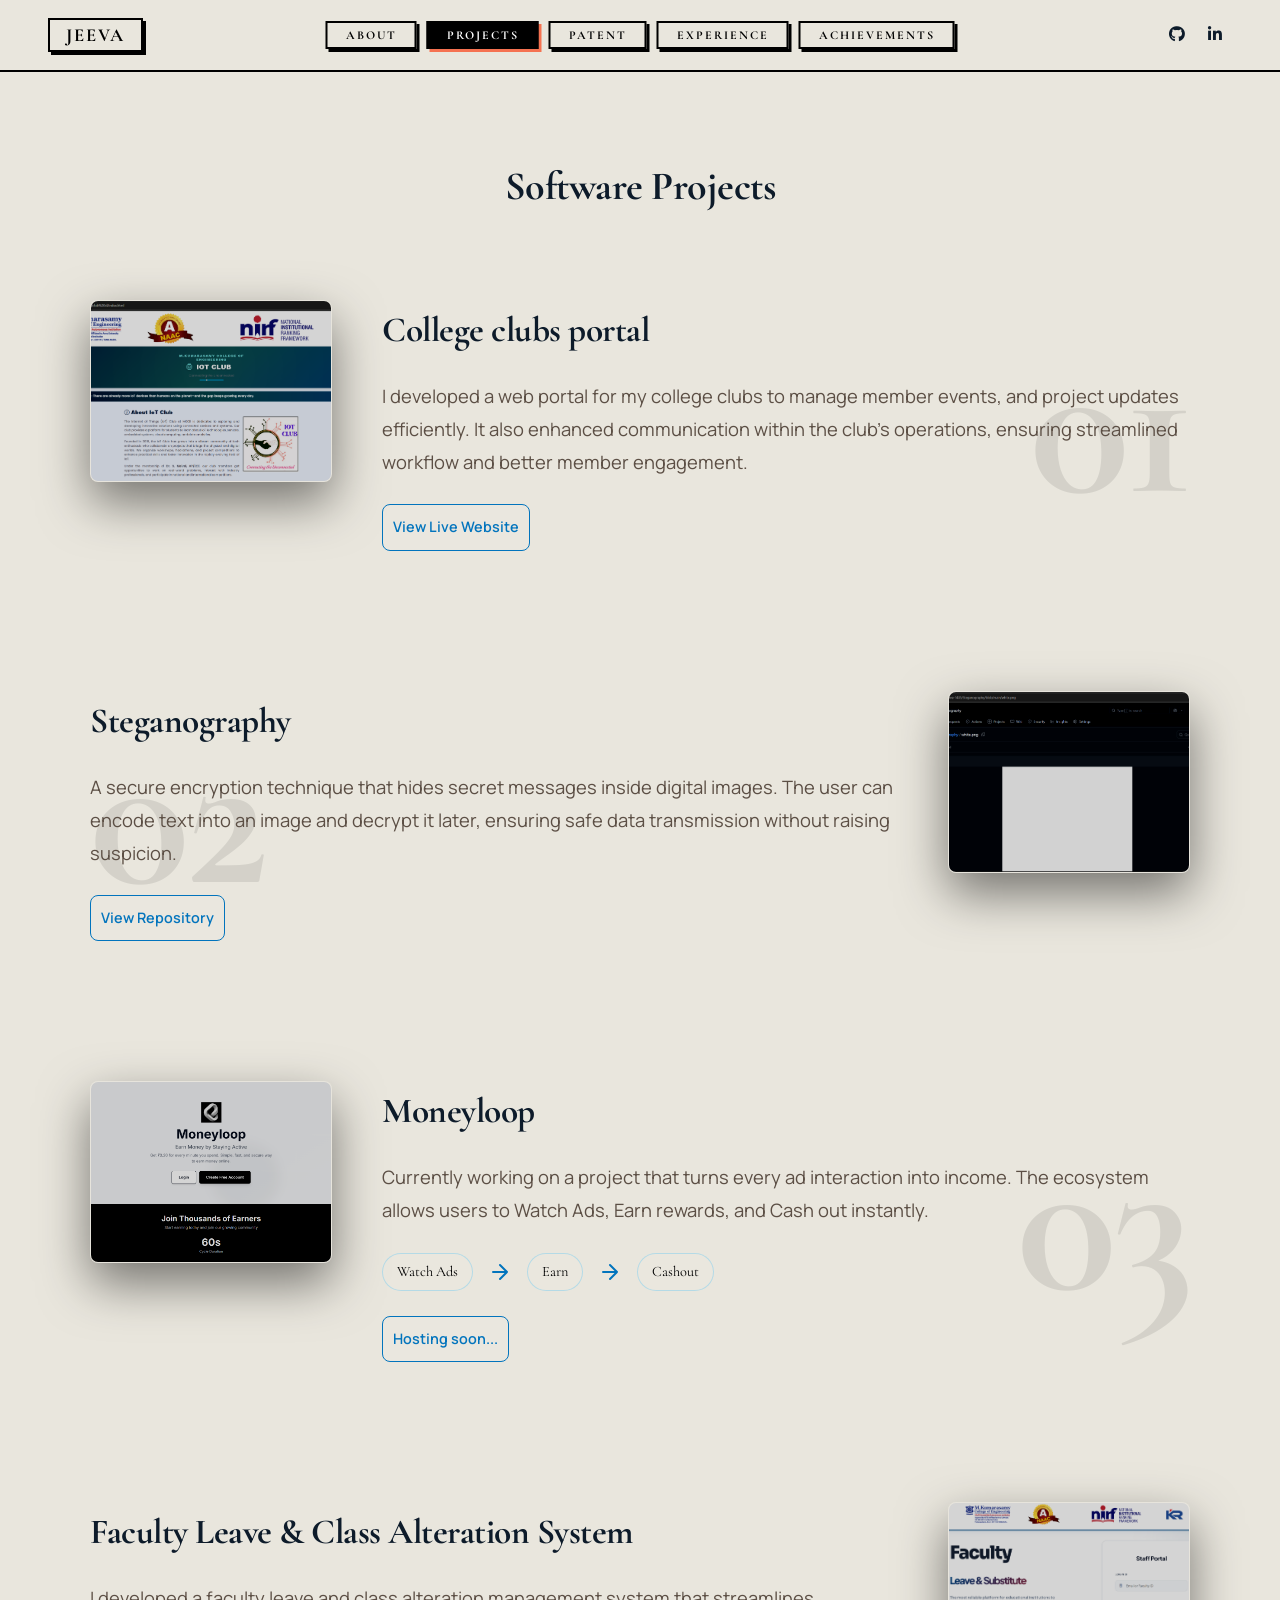
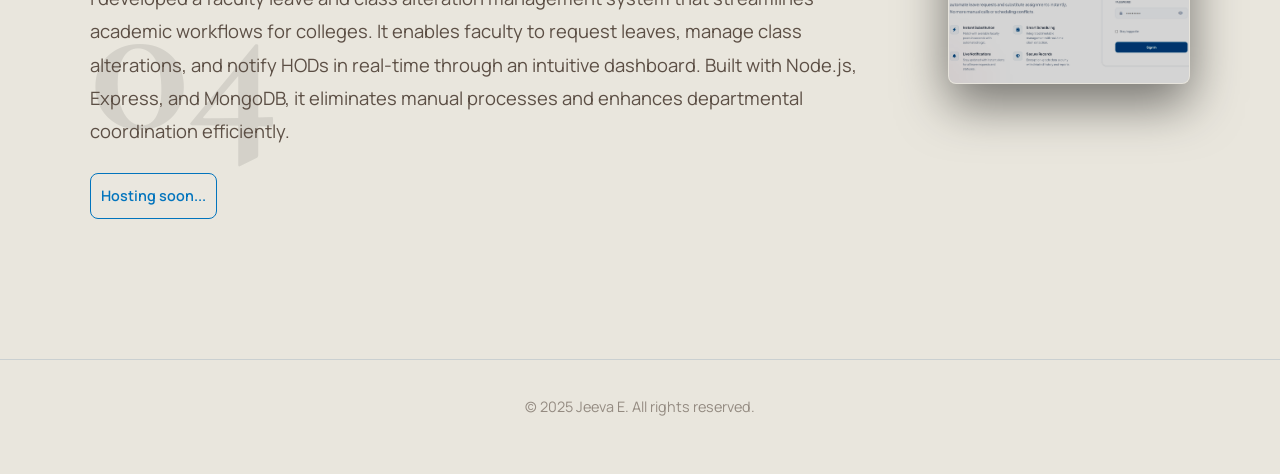
<file: projects.html>
<!DOCTYPE html>
<html lang="en">

<head>
    <meta charset="UTF-8">
    <meta name="viewport" content="width=device-width, initial-scale=1.0">
    <title>Projects — Jeeva E</title>
    <link rel="stylesheet" href="Styles.css?v=1.2">
    <link href="https://fonts.googleapis.com/css2?family=Manrope:wght@300;400;500;600;700;800&display=swap"
        rel="stylesheet">
    <link
        href="https://fonts.googleapis.com/css2?family=Cormorant+Garamond:ital,wght@0,300;0,400;0,500;0,600;0,700;1,300;1,400;1,500;1,600;1,700&display=swap"
        rel="stylesheet">
    <link href="https://api.fontshare.com/v2/css?f[]=cabinet-grotesk@300,400,500,600,700,800,900&display=swap"
        rel="stylesheet">
    <link href="https://fonts.googleapis.com/css2?family=Playfair+Display:wght@400;700&family=DM+Sans:wght@300;400;500&family=Caveat:wght@500;700&display=swap" rel="stylesheet">
    <link rel="stylesheet" href="https://cdnjs.cloudflare.com/ajax/libs/font-awesome/6.0.0-beta3/css/all.min.css">
</head>

<body>

<!-- LOADER: place as first child of body -->
<div id="page-loader" style="
  position:fixed; inset:0; z-index:9999;
  background:#ebe8e0;
  display:flex; flex-direction:column;
  align-items:center; justify-content:center;
  gap:18px;
  transition: opacity 0.5s ease, visibility 0.5s ease;
">
  <span style="
    font-family:'Georgia',serif;
    font-size:26px; letter-spacing:0.22em;
    color:#1a1a18; font-weight:400;
  ">JEEVA</span>

  <div style="
    width:120px; height:1px;
    background:rgba(26,26,24,0.15);
    border-radius:2px; overflow:hidden;
  ">
    <div id="loader-bar" style="
      height:100%; background:#1a1a18;
      border-radius:2px; width:0%;
      transition:width 0.1s linear;
    "></div>
  </div>
</div>

    <div class="mobile-warning">
        <i class="fas fa-desktop"></i>
        <h2>Desktop Mode Only</h2>
        <p>This portfolio is designed for an immersive desktop experience. <br> Please switch to a desktop device or
            enable desktop mode.</p>
    </div>

    <nav class="sticky-nav">
        <div class="nav-left">
            <a href="index.html" class="nav-logo">JEEVA</a>
        </div>
        <button class="nav-toggle" aria-label="toggle navigation">
            <span class="hamburger"></span>
        </button>
        <ul class="nav-links">
            <li><a href="index.html" class="nav-link"><span>About</span></a></li>
            <li><a href="projects.html" class="nav-link active"><span>Projects</span></a></li>
            <li><a href="patent.html" class="nav-link"><span>Patent</span></a></li>
            <li><a href="experience.html" class="nav-link"><span>Experience</span></a></li>
            <li><a href="achievements.html" class="nav-link"><span>Achievements</span></a></li>
        </ul>
        <div class="nav-right">
            <a href="https://github.com/Jeeva-1405/" target="_blank" class="nav-icon" title="GitHub"><i
                    class="fab fa-github"></i></a>
            <a href="https://www.linkedin.com/in/jeeva-e-b4b442290/" target="_blank" class="nav-icon"
                title="LinkedIn"><i class="fab fa-linkedin-in"></i></a>
        </div>
    </nav>

    <main id="page-content">

        <section class="technical-deep-dive" id="projects">
            <h2>Software Projects</h2>
            <div class="tech-grid">

                <div class="tech-card animate-on-scroll">
                    <img src="iot club.png" alt="Screenshot of the college website." class="project-thumbnail">
                    <div class="project-details">
                        <h3>College clubs portal</h3>
                        <p>I developed a web portal for my college clubs to manage member events, and
                            project updates efficiently. It also enhanced communication within the club's operations,
                            ensuring streamlined workflow and better member engagement.</p>
                        <a href="https://clubs.mkce.ac.in/" target="_blank" class="document-link secondary-link">View
                            Live Website</a>
                    </div>
                </div>

                <div class="tech-card animate-on-scroll">
                    <img src="steganography.png" alt="Screenshot of the steganography project."
                        class="project-thumbnail">
                    <div class="project-details">
                        <h3>Steganography</h3>
                        <p>A secure encryption technique that hides secret messages inside digital images. The user can
                            encode text into an image and decrypt it later, ensuring safe data transmission without
                            raising
                            suspicion.</p>
                        <a href="https://github.com/Jeeva-1405/Steganography" target="_blank"
                            class="document-link secondary-link">View Repository</a>
                    </div>
                </div>

                <div class="tech-card animate-on-scroll">
                    <img src="moneyloop.png" alt="Screenshot of the Moneyloop project." class="project-thumbnail">
                    <div class="project-details">
                        <h3>Moneyloop</h3>
                        <p>Currently working on a project that turns every ad interaction into income. The ecosystem
                            allows
                            users to Watch Ads, Earn rewards, and Cash out instantly.</p>
                        <div class="workflow">
                            <span>Watch Ads</span>
                            <span><svg width="24" height="24" viewBox="0 0 24 24" fill="none" stroke="currentColor"
                                    stroke-width="2" stroke-linecap="round" stroke-linejoin="round">
                                    <path d="M5 12h14M12 5l7 7-7 7" />
                                </svg></span>
                            <span>Earn</span>
                            <span><svg width="24" height="24" viewBox="0 0 24 24" fill="none" stroke="currentColor"
                                    stroke-width="2" stroke-linecap="round" stroke-linejoin="round">
                                    <path d="M5 12h14M12 5l7 7-7 7" />
                                </svg></span>
                            <span>Cashout</span>
                        </div>
                        <a class="document-link secondary-link hosting-btn">Hosting soon...<span
                                class="loading-spinner"></span></a>
                    </div>
                </div>

                <div class="tech-card animate-on-scroll">
                    <img src="Facultysync.png" alt="Faculty Leave System." class="project-thumbnail"
                        onerror="this.style.display='none';this.nextElementSibling.style.display='flex';">
                    <div class="project-thumbnail project-thumbnail--icon"
                        style="display:none;align-items:center;justify-content:center;background:linear-gradient(135deg,#1a1a2e,#16213e,#0f3460);">
                        <i class="fas fa-calendar-check" style="font-size:4rem;color:#a78bfa;"></i>
                    </div>
                    <div class="project-details">
                        <h3>Faculty Leave &amp; Class Alteration System</h3>
                        <p>I developed a faculty leave and class alteration management system that streamlines academic
                            workflows for colleges. It enables faculty to request leaves, manage class alterations, and
                            notify HODs in real-time through an intuitive dashboard. Built with Node.js, Express, and
                            MongoDB, it eliminates manual processes and enhances departmental coordination efficiently.
                        </p>
                        <a class="document-link secondary-link hosting-btn">Hosting soon...<span
                                class="loading-spinner"></span></a>
                    </div>
                </div>

            </div>
        </section>

        <footer class="main-footer">
            <p class="footer-end-text">© 2025 Jeeva E. All rights reserved.</p>
        </footer>

    </main><!-- /#page-content -->

    <script src="script.js"></script>

<!-- LOADER SCRIPT: add before </body> -->
<script>
(function(){
  var bar = document.getElementById('loader-bar');
  var loader = document.getElementById('page-loader');
  var w = 0;
  var t = setInterval(function(){
    w += Math.random() * 12;
    if(w > 90) w = 90;
    bar.style.width = w + '%';
  }, 100);
  window.addEventListener('load', function(){
    clearInterval(t);
    bar.style.width = '100%';
    setTimeout(function(){
      loader.style.opacity = '0';
      loader.style.visibility = 'hidden';
    }, 300);
  });
})();
</script>
<!-- BACK TO TOP: paste before </body> -->
<div id="btt-wrap" style="
  position:fixed; bottom:32px; right:32px;
  display:flex; align-items:center; gap:12px;
  opacity:0; visibility:hidden;
  transition:opacity 0.35s ease, visibility 0.35s ease;
  z-index:999;
">
  <span style="
    font-family:'your-sans',sans-serif;
    font-size:11px; letter-spacing:0.1em;
    color:#6b6960; text-transform:uppercase;
  ">Back to top</span>

  <button onclick="window.scrollTo({top:0,behavior:'smooth'})"
    style="
      width:44px; height:44px;
      border:1px solid #1a1a18;
      border-radius:50%;
      background:transparent;
      cursor:pointer;
      display:flex; align-items:center; justify-content:center;
      transition:background 0.2s;
    "
    onmouseover="this.style.background='#1a1a18';
      this.querySelector('path').style.stroke='#ebe8e0'"
    onmouseout="this.style.background='transparent';
      this.querySelector('path').style.stroke='#1a1a18'"
  >
    <svg width="18" height="18" viewBox="0 0 24 24" fill="none">
      <path d="M12 19V5M5 12l7-7 7 7"
        stroke="#1a1a18" stroke-width="1.5"
        stroke-linecap="round" stroke-linejoin="round"
        style="transition:stroke 0.2s"
      />
    </svg>
  </button>
</div>

<script>
(function(){
  var el = document.getElementById('btt-wrap');
  window.addEventListener('scroll', function(){
    if(window.scrollY > 300){
      el.style.opacity = '1';
      el.style.visibility = 'visible';
    } else {
      el.style.opacity = '0';
      el.style.visibility = 'hidden';
    }
  });
})();
</script>
</body>

</html>
</file>
<file: Styles.css>
@import url('https://fonts.googleapis.com/css2?family=Cormorant+Garamond:ital,wght@0,300;0,400;0,500;0,600;0,700;1,300;1,400;1,500;1,600;1,700&display=swap');

/* =========================================
   1. VARIABLES & RESET
   ========================================= */
:root {
    --bg-primary: #E9E6DD;
    /* off-white — dominates page background */
    --bg-secondary: #C4AD9D;
    /* beige — cards, containers */
    --accent-blue: #0274BD;
    /* strong blue — headings, links, nav */
    --accent-red: #F57251;
    /* coral — CTA buttons, highlights */
    --text-primary: #000000;
    /* pure black — headings, main text */
    --text-muted: #5C4F45;
    /* warm dark brown — body text, labels */
    --border: #C4AD9D;
    /* beige — dividers */

    /* Mapped aliases */
    --bg-dark: #E9E6DD;
    --bg-card: rgba(196, 173, 157, 0.4);
    --bg-card-hover: rgba(196, 173, 157, 0.7);
    --primary: #0274BD;
    --secondary: #F57251;
    --accent: #F57251;
    --text-main: #000000;

    --font-main: 'Manrope', sans-serif;
    --font-heading: 'Cormorant Garamond', serif;
    --nav-height: 80px;
}

html {
    scroll-behavior: smooth;
    overflow-x: hidden;
}

body {
    font-family: var(--font-main);
    color: var(--text-primary);
    background-color: #E9E6DD;
    margin: 0;
    padding: 0;
    line-height: 1.7;
    /* Background handled by .fixed-bg */
}



/* ---- AJAX Page Content Transition ---- */
#page-content {
    opacity: 1;
    transform: translateY(0);
    transition: opacity 0.35s ease, transform 0.35s ease;
    /* Push content below fixed nav */
    padding-top: 72px;
    min-height: calc(100vh - 72px);
}

a {
    text-decoration: none;
    color: inherit;
    transition: 0.3s;
}

ul {
    list-style: none;
    padding: 0;
    margin: 0;
}
h1,
h2,
h3 {
    margin: 0;
    font-family: var(--font-heading);
    font-weight: 700;
    letter-spacing: -0.5px;
    color: #0D1B2A;
}

/* =========================================
   2. NAVIGATION (SPEEDEX-Style Flat Bar)
   ========================================= */
.sticky-nav {
    position: fixed;
    top: 0;
    left: 0;
    width: 100%;
    height: 72px;
    background: #E9E6DD;
    border-bottom: 2px solid #000000;
    display: flex;
    justify-content: space-between;
    align-items: stretch;
    /* children stretch full height */
    padding: 0 48px;
    z-index: 1000;
    animation: slideDown 0.7s cubic-bezier(0.2, 0.8, 0.2, 1) both;
    box-sizing: border-box;
}

@keyframes slideDown {
    from {
        transform: translateY(-100%);
        opacity: 0;
    }

    to {
        transform: translateY(0);
        opacity: 1;
    }
}

/* Nav Sections */
.nav-left {
    flex: 0 0 auto;
    display: flex;
    align-items: center;
}

.nav-right {
    flex: 0 0 auto;
    display: flex;
    justify-content: flex-end;
    align-items: center;
    gap: 4px;
}

/* ---- SPEEDEX Logo Box ---- */
.nav-logo {
    font-family: var(--font-heading);
    font-size: 1.15em;
    font-weight: 900;
    letter-spacing: 2px;
    color: #000000;
    text-transform: uppercase;
    border: 2.5px solid #000000;
    padding: 6px 16px;
    line-height: 1;
    display: inline-block;
    box-shadow: 3px 3px 0 #000000;
    transition: box-shadow 0.2s ease, transform 0.2s ease;
}

.nav-logo:hover {
    box-shadow: 5px 5px 0 #0274BD;
    transform: translate(-1px, -1px);
    color: #0274BD;
    border-color: #0274BD;
}

/* ---- Center Links ---- */
.nav-links {
    display: flex;
    gap: 10px;
    list-style: none;
    margin: 0;
    padding: 0;
    /* Absolutely center in nav */
    position: absolute;
    left: 50%;
    transform: translateX(-50%);
    height: 100%;
    align-items: center;
}

.nav-links li {
    margin: 0;
    display: flex;
    align-items: center;
}

.nav-links a {
    display: flex;
    align-items: center;
    padding: 6px 18px;
    font-family: var(--font-heading);
    font-size: 0.75em;
    font-weight: 800;
    letter-spacing: 2px;
    text-transform: uppercase;
    color: #000000;
    border: 2.5px solid #000000;
    box-shadow: 3px 3px 0 #000000;
    background: #E9E6DD;
    transition: box-shadow 0.18s ease, transform 0.18s ease, background 0.18s ease, color 0.18s ease, border-color 0.18s ease;
    white-space: nowrap;
    line-height: 1;
}

.nav-links a span {
    display: inline-block;
}

.nav-links i {
    font-size: 0.9em;
    color: inherit;
}

/* Hover — slight lift */
.nav-links a:hover {
    box-shadow: 5px 5px 0 #0274BD;
    border-color: #0274BD;
    color: #0274BD;
    transform: translate(-1px, -1px);
}

/* Active — filled black box, white text, coral shadow */
.nav-links a.active {
    background: #000000;
    color: #ffffff;
    box-shadow: 3px 3px 0 #F57251;
    border-color: #000000;
}

/* ---- Right Social Icons ---- */
.nav-icon {
    font-size: 1.05em;
    color: #0D1B2A;
    transition: color 0.2s, background 0.2s;
    padding: 8px 10px;
    border-radius: 4px;
    display: flex;
    align-items: center;
}

.nav-icon:hover {
    color: #1B4F8A;
    background: rgba(27, 79, 138, 0.08);
    transform: none;
}

/* Navigation Toggle (Hamburger) */
.nav-toggle {
    display: none;
    background: transparent;
    border: none;
    cursor: pointer;
    padding: 10px;
    z-index: 1005;
    outline: none;
}

.hamburger {
    display: block;
    position: relative;
    width: 22px;
    height: 2.5px;
    background: #000000;
    transition: background 0.2s ease-in-out;
}

.hamburger::before,
.hamburger::after {
    content: '';
    position: absolute;
    left: 0;
    width: 22px;
    height: 2.5px;
    background: #000000;
    transition: transform 0.2s ease-in-out, top 0.2s ease-in-out;
}

.hamburger::before {
    top: -7px;
}

.hamburger::after {
    top: 7px;
}

/* Toggle Active State */
.nav-toggle.active .hamburger {
    background: transparent;
}

.nav-toggle.active .hamburger::before {
    top: 0;
    transform: rotate(45deg);
}

.nav-toggle.active .hamburger::after {
    top: 0;
    transform: rotate(-45deg);
}

/* Responsive */
@media (max-width: 900px) {
    .sticky-nav {
        padding: 0 20px;
    }

    .nav-links a {
        padding: 6px 12px;
        font-size: 0.75em;
    }
}

@media (max-width: 600px) {
    .sticky-nav {
        padding: 0 16px;
        height: 60px;
        position: fixed;
        top: 0;
        left: 0;
        width: 100%;
        z-index: 10000;
        box-sizing: border-box;
    }

    .nav-logo {
        font-size: 0.8em;
        padding: 4px 8px;
        box-shadow: 2px 2px 0 #000000;
    }

    .nav-right {
        display: none;
    }

    .nav-toggle {
        display: block;
        margin-left: auto;
    }

    .nav-links {
        display: flex;
        flex-direction: column;
        position: fixed;
        top: 60px;
        /* Aligned below sticky nav */
        left: 0;
        width: 100%;
        height: auto;
        background: #E9E6DD;
        /* SPEEDEX warm beige background */
        border-bottom: 3.5px solid #000000;
        padding: 20px 0;
        gap: 12px;
        transform: translateY(-160%);
        /* Hide completely above screen */
        transition: transform 0.35s cubic-bezier(0.4, 0, 0.2, 1);
        z-index: 9999;
        margin-left: 0 !important;
        box-shadow: 0 6px 0 rgba(0, 0, 0, 0.15);
    }

    .nav-links.active {
        transform: translateY(0);
    }

    .nav-links li {
        width: 100%;
        text-align: center;
        padding: 0 20px;
        box-sizing: border-box;
    }

    .nav-links a {
        display: block;
        padding: 10px 0 !important;
        font-size: 0.85em !important;
        letter-spacing: 2px;
        box-shadow: none !important;
        border: none !important;
        border-bottom: 1.5px dashed rgba(0, 0, 0, 0.15) !important;
        border-radius: 0 !important;
        background: transparent !important;
        color: #000000 !important;
    }

    .nav-links li:last-child a {
        border-bottom: none !important;
    }

    .nav-links a.active {
        color: #F57251 !important;
        font-weight: 800 !important;
    }

    #page-content {
        padding-top: 60px;
        min-height: calc(100vh - 60px);
    }
}

.sticky-nav i {
    font-size: 0.95em;
}

/* =========================================
   3. HERO SECTION (About Me)
   ========================================= */
.about-me {
    min-height: 70vh;
    display: flex;
    flex-direction: column;
    justify-content: center;
    max-width: 1000px;
    margin: 0 auto;
    padding: 30px 20px 40px;
}

.about-me-content {
    display: flex;
    align-items: center;
    gap: 60px;
    flex-direction: row-reverse;
    /* Image on right */
}

.about-me-photo {
    flex: 0 0 auto;
    position: relative;
    padding: 6px;
    background: transparent;
    display: flex;
    justify-content: center;
    align-items: center;
}

.about-me-photo::before,
.about-me-photo::after {
    content: '';
    position: absolute;
    width: 40px;
    height: 14px;
    background: rgba(220, 205, 185, 0.6);
    border: 1px dashed rgba(139, 94, 60, 0.2);
    backdrop-filter: blur(2px);
    box-shadow: 1px 1px 3px rgba(0, 0, 0, 0.05);
    z-index: 2;
    transition: background 0.4s ease, border-color 0.4s ease;
}

.about-me-photo::before {
    top: -4px;
    left: -8px;
    transform: rotate(-45deg);
}

.about-me-photo::after {
    bottom: -4px;
    right: -8px;
    transform: rotate(-45deg);
}

.about-me-photo:hover::before,
.about-me-photo:hover::after {
    background: rgba(220, 205, 185, 0.8);
    border-color: rgba(139, 94, 60, 0.45);
}

.photo-placeholder {
    width: 220px;
    height: 240px;
    object-fit: cover;
    border-radius: 0;
    border: none;
    filter: sepia(10%);
    box-shadow: 4px 4px 10px rgba(61, 31, 13, 0.15);
    transition: filter 0.4s ease, box-shadow 0.4s ease;
}

.about-me-photo:hover .photo-placeholder {
    filter: sepia(0%) contrast(1.03);
    box-shadow: 6px 6px 14px rgba(61, 31, 13, 0.22);
}

.about-me-text {
    flex: 2;
    text-align: left;
}

.about-me h2 {
    font-size: 4em;
    margin-bottom: 20px;
    background: linear-gradient(to right, #fff, #94a3b8);
    -webkit-background-clip: text;
    background-clip: text;
    -webkit-text-fill-color: transparent;
    line-height: 1.1;
    text-align: center;
}

.about-me p {
    font-size: 1.1em;
    color: var(--text-muted);
    margin-bottom: 30px;
    max-width: 600px;
}

.document-link {
    display: inline-block;
    padding: 12px 30px;
    background: transparent;
    border: 1px solid var(--primary);
    color: var(--primary);
    border-radius: 8px;
    font-weight: 600;
}

.document-link:hover {
    background: rgba(56, 189, 248, 0.1);
    box-shadow: 0 0 20px rgba(56, 189, 248, 0.3);
}

/* =========================================
   4. SECTIONS GENERAL
   ========================================= */
section,
header {
    padding: 80px 20px;
    max-width: 1100px;
    margin: 0 auto;
}

/* Unified Patent Section */
.patent-section {
    padding: 60px 20px;
}

.patent-container {
    background: var(--bg-card);
    backdrop-filter: blur(12px);
    border: 1px solid rgba(255, 255, 255, 0.08);
    border-radius: 20px;
    padding: 50px;
    box-shadow: 0 20px 50px rgba(0, 0, 0, 0.3);
    position: relative;
    overflow: hidden;
    transition: transform 0.3s ease, border-color 0.3s ease;
}

.patent-container:hover {
    transform: translateY(-5px);
    border-color: rgba(59, 130, 246, 0.4);
}

/* Header inside the unified card */
.patent-header-content {
    text-align: center;
    border-bottom: 1px solid rgba(255, 255, 255, 0.08);
    padding-bottom: 40px;
    margin-bottom: 40px;
}

.patent-header-content h1 {
    font-size: 2.8em;
    color: var(--text-main);
    margin-bottom: 15px;
}

.tagline {
    color: var(--text-muted);
    font-size: 1.2em;
    font-weight: 300;
    margin-bottom: 25px;
    display: block;
}

.badge {
    display: inline-block;
    padding: 8px 16px;
    background: rgba(59, 130, 246, 0.1);
    color: var(--primary);
    border: 1px solid rgba(59, 130, 246, 0.2);
    border-radius: 20px;
    font-size: 0.9em;
    font-family: var(--font-code);
    letter-spacing: 0.5px;
}

/* Body (Split Layout) */
.patent-body {
    display: grid;
    grid-template-columns: 1fr 1fr;
    gap: 60px;
    align-items: center;
}

.media-container img {
    width: 100%;
    border-radius: 12px;
    border: 1px solid rgba(255, 255, 255, 0.1);
    box-shadow: 0 10px 30px rgba(0, 0, 0, 0.4);
}

.summary-text h2 {
    font-size: 2em;
    margin-bottom: 20px;
    color: var(--text-main);
}

.summary-text p {
    color: var(--text-muted);
    margin-bottom: 20px;
    line-height: 1.8;
}

.summary-text strong {
    color: var(--primary);
    font-weight: 600;
}

@media (max-width: 900px) {
    .patent-body {
        grid-template-columns: 1fr;
        gap: 40px;
    }

    .patent-container {
        padding: 30px;
    }

    .patent-header-content h1 {
        font-size: 2em;
    }
}

/* =========================================
   5. ACHIEVEMENTS & CARDS (Glassmorphism)
   ========================================= */
.achievements-recognition h2,
.technical-deep-dive h2 {
    text-align: center;
    font-size: 2.5em;
    margin-bottom: 60px;
}

/* =========================================
   PROJECT SPOTLIGHT (Featured Rows)
   ========================================= */
.tech-grid {
    display: flex;
    flex-direction: column;
    gap: 140px;
    padding: 20px 0;
}

.tech-card {
    display: flex;
    align-items: flex-start;
    /* Aligns content to top so image parallels text */
    gap: 50px;
    background: transparent;
    padding: 0;
    border: none;
    border-radius: 0;
    overflow: visible;
    position: relative;
    /* Reset Glassmorphism for this layout */
    backdrop-filter: none;
    box-shadow: none;
}

/* Alternating Layout */
.tech-card:nth-child(even) {
    flex-direction: row-reverse;
}

/* Project Visual (The "Monitor") */
.tech-card .project-thumbnail {
    flex: 0.35;
    max-width: 240px;
    height: 160px;
    object-fit: cover;
    border-radius: 16px;
    border: 1px solid rgba(255, 255, 255, 0.1);
    box-shadow: 0 20px 50px rgba(0, 0, 0, 0.5);
    transition: 0.5s cubic-bezier(0.23, 1, 0.32, 1);
    filter: brightness(0.8) contrast(1.1);
    position: relative;
    z-index: 1;
}

.tech-card:hover .project-thumbnail {
    transform: translateY(-5px);
    filter: brightness(1) contrast(1);
    border-color: var(--primary);
    box-shadow: 0 30px 60px rgba(59, 130, 246, 0.2);
}

/* Project Info */
.project-details {
    flex: 1;
    position: relative;
    z-index: 2;
}

.tech-card h3 {
    font-size: 2.2em;
    font-weight: 800;
    margin-bottom: 20px;
    background: linear-gradient(to right, #fff, var(--text-muted));
    -webkit-background-clip: text;
    background-clip: text;
    -webkit-text-fill-color: transparent;
    transition: 0.3s;
}

.tech-card:hover h3 {
    background: linear-gradient(to right, var(--primary), var(--secondary));
    -webkit-background-clip: text;
    -webkit-text-fill-color: transparent;
}

.project-details p {
    font-size: 1.15em;
    color: var(--text-muted);
    margin-bottom: 25px;
    line-height: 1.8;
}

/* Workflow Flow Chart */
/* Workflow Flow Chart */
.workflow {
    display: flex;
    flex-direction: row;
    align-items: center;
    justify-content: flex-start;
    gap: 15px;
    margin-bottom: 25px;
    font-family: var(--font-heading);
    font-size: 0.9em;
    color: var(--accent);
    flex-wrap: wrap;
}

.workflow span {
    background: rgba(255, 255, 255, 0.05);
    padding: 6px 14px;
    border-radius: 20px;
    border: 1px solid rgba(56, 189, 248, 0.3);
    color: var(--text-main);
    display: inline-block;
    white-space: nowrap;
}

.workflow span:nth-child(even) {
    background: transparent;
    border: none;
    font-weight: bold;
    color: var(--primary);
    padding: 0;
    font-size: 1.2em;
    animation: flowRight 1.5s infinite ease-in-out;
    display: inline-flex;
    align-items: center;
}

.workflow span:nth-child(even) svg {
    transform: rotate(0deg);
    /* Points right on desktop */
}

@keyframes flowRight {

    0%,
    100% {
        transform: translateX(0);
    }

    50% {
        transform: translateX(5px);
    }
}

/* Decorative Background Number */
.tech-card::before {
    content: '0' counter(project-counter);
    counter-increment: project-counter;
    position: absolute;
    top: 50%;
    transform: translateY(-50%);
    font-size: 13rem;
    font-weight: 900;
    color: rgba(0, 0, 0, 0.09);
    z-index: 0;
    font-family: var(--font-heading);
    line-height: 1;
    pointer-events: none;
    letter-spacing: -4px;
    user-select: none;
}

/* Odd cards: image LEFT, text RIGHT → number sits behind text on right */
.tech-card:nth-child(odd)::before {
    right: 0;
}

/* Even cards: image RIGHT (row-reverse), text LEFT → number sits behind text on left */
.tech-card:nth-child(even)::before {
    left: 0;
}

/* Reset counter at start of section */
.tech-grid {
    counter-reset: project-counter;
}

/* Mobile Responsive for Projects */
@media (max-width: 900px) {
    .tech-card {
        flex-direction: column !important;
        gap: 24px;
        text-align: center;
        background: var(--bg-card);
        padding: 24px;
        border-radius: 20px;
        border: 2.5px solid #000000;
        box-shadow: 4px 4px 0 #000000;
    }

    .tech-card .project-thumbnail {
        height: auto;
        aspect-ratio: 16 / 10;
        max-width: 100% !important;
        width: 100%;
        margin-bottom: 10px;
    }

    .project-details li {
        text-align: left;
        display: inline-block;
    }

    .tech-card::before {
        display: block !important;
        font-size: 4.5rem !important;
        top: 10px !important;
        right: 15px !important;
        left: auto !important;
        transform: none !important;
        color: rgba(27, 79, 138, 0.12) !important;
        font-family: var(--font-heading) !important;
        z-index: 1 !important;
    }

    .workflow {
        flex-direction: column;
        align-items: center;
        justify-content: center;
        gap: 8px;
        margin: 20px 0;
    }

    .workflow span:nth-child(even) svg {
        transform: rotate(90deg);
        /* points down on mobile */
    }

    .workflow span:nth-child(even) {
        animation: flowDown 1.5s infinite ease-in-out;
    }
}

/* =========================================
   NEON CIRCUIT TIMELINE (No Cards)
   ========================================= */
.timeline-container {
    position: relative;
    max-width: 900px;
    margin: 0 auto;
    padding: 20px 0;
}

/* The Glowing Line */
.timeline-line {
    position: absolute;
    top: 0;
    bottom: 0;
    left: 20px;
    width: 2px;
    background: #1B4F8A;
    opacity: 1;
    box-shadow: none;
    z-index: 0;
}

/* Moving Pulse on the Line */
.timeline-line::after {
    content: '';
    position: absolute;
    top: 0;
    left: 50%;
    transform: translateX(-50%);
    width: 4px;
    height: 100px;
    background: linear-gradient(to bottom, transparent, #fff, transparent);
    animation: flowPulse 3s infinite linear;
    box-shadow: 0 0 20px #fff;
}

@keyframes flowPulse {
    0% {
        top: -100px;
        opacity: 0;
    }

    10% {
        opacity: 1;
    }

    90% {
        opacity: 1;
    }

    100% {
        top: 100%;
        opacity: 0;
    }
}

.timeline-item {
    position: relative;
    margin-bottom: 60px;
    padding-left: 60px;
    opacity: 0.9;
    transition: 0.3s;
}

.timeline-item:last-child {
    margin-bottom: 0;
}

.timeline-item:hover {
    opacity: 1;
}

/* The Glowing Dot */
.timeline-dot {
    position: absolute;
    left: 8px;
    /* Center on line */
    top: 0;
    width: 26px;
    height: 26px;
    background: #FFFFFF;
    border: 2px solid #1B4F8A;
    border-radius: 50%;
    z-index: 1;
    transition: 0.3s cubic-bezier(0.175, 0.885, 0.32, 1.275);
    box-shadow: none;
    display: flex;
    justify-content: center;
    align-items: center;
}

.timeline-item:hover .timeline-dot {
    transform: scale(1.3);
    background: var(--primary);
    box-shadow: 0 0 30px var(--primary);
    border-color: #fff;
}

/* Inner Dot */
.timeline-dot::after {
    content: '';
    width: 8px;
    height: 8px;
    background: var(--text-muted);
    border-radius: 50%;
    transition: 0.3s;
}

.timeline-item:hover .timeline-dot::after {
    background: #fff;
}

/* Layout */
.timeline-content {
    display: flex;
    gap: 40px;
    align-items: flex-start;
}

/* Text Area */
.timeline-text {
    flex: 1;
}

.timeline-text h3 {
    font-size: 2em;
    font-weight: 800;
    margin-bottom: 5px;
    color: #0D1B2A;
    -webkit-text-fill-color: #0D1B2A;
    line-height: 1.1;
}

.timeline-item:hover .timeline-text h3 {
    background: linear-gradient(to right, var(--primary), var(--secondary));
    -webkit-background-clip: text;
    -webkit-text-fill-color: transparent;
}

.timeline-sub {
    display: block;
    font-size: 0.9em;
    font-family: var(--font-heading);
    color: #C0392B;
    font-weight: 600;
    opacity: 1;
    margin-bottom: 15px;
    letter-spacing: 1px;
    text-transform: uppercase;
}

.timeline-text p {
    color: #2C3E50;
    font-size: 1.05em;
    line-height: 1.6;
}

/* Visual Area */
.timeline-visual {
    flex: 1;
    position: relative;
    max-width: 350px;
    border-radius: 12px;
    overflow: hidden;
    border: 1px solid rgba(255, 255, 255, 0.1);
    transition: 0.5s ease;
    box-shadow: 10px 10px 30px rgba(0, 0, 0, 0.5);
}

.timeline-item:hover .timeline-visual {
    border-color: var(--primary);
    box-shadow: 0 0 40px rgba(59, 130, 246, 0.2);
}

.timeline-visual img {
    width: 100%;
    height: auto;
    display: block;
    opacity: 0.8;
    transition: 0.5s;
    filter: grayscale(40%);
    cursor: zoom-in;
}

.timeline-item:hover .timeline-visual img {
    opacity: 1;
    filter: grayscale(0%);
}

/* Mobile Responsive */
@media (max-width: 768px) {
    .timeline-content {
        flex-direction: column;
        gap: 20px;
    }

    .timeline-visual {
        max-width: 100%;
        transform: none;
    }

    .timeline-item:hover .timeline-visual {
        transform: none;
    }

    .timeline-text h3 {
        font-size: 1.6em;
    }
}

/* Tech Card Specifics */
.tech-card .project-thumbnail {
    width: 100%;
    height: 180px;
    object-fit: cover;
    border-radius: 8px;
    margin-bottom: 20px;
    border: 1px solid rgba(255, 255, 255, 0.1);
}

.project-details ul {
    margin-bottom: 20px;
}

.project-details li {
    font-size: 0.95em;
    color: var(--text-muted);
    margin-bottom: 10px;
    position: relative;
    padding-left: 15px;
}

.project-details li::before {
    content: '›';
    position: absolute;
    left: 0;
    color: var(--primary);
    font-weight: bold;
}

.tech-card .secondary-link {
    margin-top: auto;
    background: rgba(255, 255, 255, 0.05);
    padding: 10px;
    border-radius: 8px;
    text-align: center;
    font-size: 0.9em;
    font-weight: 600;
}

.tech-card .secondary-link:hover {
    background: var(--primary);
    color: #0f172a;
}

/* =========================================
   6. WORKFLOW & MISC
/* =========================================
   7. CONTACT & FOOTER
   ========================================= */
.contact-info {
    text-align: center;
    padding: 60px 20px;
    margin: 60px auto 40px;
    max-width: 900px;

    /* Separation / Card Style */
    background: var(--bg-card);
    backdrop-filter: blur(12px);
    border: 1px solid rgba(255, 255, 255, 0.08);
    border-radius: 20px;
    box-shadow: 0 20px 50px rgba(0, 0, 0, 0.3);
    position: relative;
    overflow: hidden;

    /* Force Visibility */
    opacity: 1 !important;
    transform: none !important;
}



.contact-info h2,
.contact-links {
    position: relative;
    z-index: 1;
}

.contact-links {
    display: flex;
    justify-content: center;
    gap: 40px;
    /* Increased gap for better separation */
    margin: 50px 0;
}

.main-footer {
    text-align: center;
    padding: 20px 0 40px;
    border-top: 1px solid rgba(27, 79, 138, 0.15);
    /* Divider */
    margin-top: 40px;
}

.social-icon {
    width: 60px;
    height: 60px;
    background: var(--bg-card);
    border: 1px solid rgba(27, 79, 138, 0.3);
    border-radius: 50%;
    display: flex;
    align-items: center;
    justify-content: center;
    transition: 0.3s;
    font-size: 1.5em;
    color: var(--text-main);
}

/* Default Hover */
.contact-link:hover .social-icon {
    background-color: #ffffff;
    transform: translateY(-5px);
}

/* Specific Glows Match Brand Colors */
.contact-link.email:hover .social-icon {
    /* Google Colors: Blue (Left), Red (Top), Yellow (Bottom), Green (Right) */
    background-color: #ffffff;
    color: #333;
    /* Distinct separated glow */
    box-shadow:
        -8px 0 25px rgba(66, 133, 244, 0.8),
        0 -8px 25px rgba(234, 67, 53, 0.8),
        8px 0 25px rgba(52, 168, 83, 0.8),
        0 8px 25px rgba(251, 188, 5, 0.8);
    border-color: transparent;
}

.contact-link.linkedin:hover .social-icon {
    background: #ffffff;
    /* LinkedIn Blue */
    box-shadow: 0 0 30px rgba(0, 119, 181, 0.8);
    border-color: transparent;
}

.contact-link.github:hover .social-icon {
    background: #ffffff;
    /* GitHub Black/White */
    box-shadow: 0 0 30px rgba(255, 255, 255, 0.6);
    border-color: transparent;
}

/* Restore Hover Effects */
.contact-link.github:hover .social-icon svg {
    fill: #171515;
    transition: fill 0.3s ease;
}

.contact-link.mobile:hover .social-icon {
    background: #ffffff;
    /* WhatsApp Green */
    box-shadow: 0 0 30px rgba(37, 211, 102, 0.8);
    border-color: transparent;
}

.footer-end-text {
    color: var(--text-muted);
    font-size: 0.9em;
    opacity: 0.6;
}

/* Mobile Responsive */
@media (max-width: 768px) {
    .about-me-content {
        flex-direction: column-reverse;
        text-align: center;
        gap: 30px;
    }

    .about-me-text {
        text-align: center;
    }

    .overview {
        grid-template-columns: 1fr;
    }

    .about-me h2 {
        font-size: 2.5em;
    }

    .project-header h1 {
        font-size: 2em;
    }
}

/* =========================================
   8. ANIMATION UTILITIES (Re-added)
   ========================================= */
.animate-on-scroll {
    opacity: 0;
    transform: translateY(30px);
    transition: opacity 0.8s ease-out, transform 0.8s ease-out;
}

.is-visible {
    opacity: 1;
    transform: translateY(0);
}

.animate-on-scroll:nth-child(1) {
    transition-delay: 0.1s;
}

.animate-on-scroll:nth-child(2) {
    transition-delay: 0.2s;
}

.animate-on-scroll:nth-child(3) {
    transition-delay: 0.3s;
}

/* Lightbox Styles (Preserved) */
.lightbox-modal {
    display: none;
    position: fixed;
    z-index: 10000;
    left: 0;
    top: 0;
    width: 100%;
    height: 100%;
    background-color: rgba(0, 0, 0, 0.95);
    justify-content: center;
    align-items: center;
    opacity: 0;
    transition: opacity 0.3s ease;
}

.lightbox-modal.show {
    display: flex;
    opacity: 1;
}

.lightbox-content {
    max-width: 90%;
    max-height: 90%;
    border-radius: 4px;
    border: 1px solid var(--primary);
    box-shadow: 0 0 30px rgba(56, 189, 248, 0.3);
}

.lightbox-close {
    position: absolute;
    top: 20px;
    right: 30px;
    color: #fff;
    font-size: 40px;
    cursor: pointer;
}

/* =========================================
   9. MOBILE LOCK-SCREEN
   ========================================= */
.mobile-warning {
    display: none !important;
}

.mobile-warning i {
    display: none;
}

@keyframes pulseIcon {
    0% {
        transform: scale(1);
    }

    100% {
        transform: scale(1);
    }
}

.mobile-warning h2 {
    display: none;
}

.mobile-warning p {
    display: none;
}

/* Force mobile check on smaller screens */
@media (max-width: 768px) {
    .mobile-warning {
        display: none !important;
    }
}

/* =========================================
   10. STATS COUNTER SECTION — Editorial Cards
   ========================================= */
.stats-section {
    padding: 48px 60px;
    margin-bottom: 0;
}

.stats-container {
    display: grid;
    grid-template-columns: repeat(3, 1fr);
    gap: 20px;
    max-width: 960px;
    margin: 0 auto;
    background: none;
    border: none;
    box-shadow: none;
    padding: 0;
}

/* Remove old ::before glow */
.stats-container::before {
    display: none;
}

/* ---- Individual Stat Card ---- */
.stat-item {
    position: relative;
    background: #E9E6DD;
    border: 2.5px solid #000000;
    box-shadow: 5px 5px 0 #000000;
    padding: 32px 28px 28px;
    display: flex;
    flex-direction: column;
    align-items: flex-start;
    gap: 8px;
    cursor: pointer;
    overflow: hidden;
    transition: transform 0.2s ease, box-shadow 0.2s ease;
    text-align: left;
    z-index: 0;
}

/* Diagonal coral stripe in bottom-right corner */
.stat-item::after {
    content: '';
    position: absolute;
    bottom: -20px;
    right: -20px;
    width: 80px;
    height: 80px;
    background: #F57251;
    transform: rotate(45deg);
    opacity: 0.15;
    transition: opacity 0.3s ease, transform 0.3s ease;
    z-index: 0;
}

.stat-item:hover {
    transform: translate(-3px, -3px);
    box-shadow: 8px 8px 0 #000000;
}

.stat-item:hover::after {
    opacity: 0.35;
    transform: rotate(45deg) scale(1.2);
}

/* Icon — top right corner badge */
.stat-icon {
    position: absolute;
    top: 18px;
    right: 20px;
    font-size: 1.4rem;
    color: #F57251;
    background: rgba(245, 114, 81, 0.12);
    border: 1.5px solid rgba(245, 114, 81, 0.3);
    padding: 8px;
    border-radius: 8px;
    width: 40px;
    height: 40px;
    display: flex;
    align-items: center;
    justify-content: center;
    box-shadow: none;
    transition: background 0.2s ease, color 0.2s ease;
    z-index: 1;
}

.stat-item:hover .stat-icon {
    background: #F57251;
    color: #ffffff;
}

/* Giant display number */
.counter {
    font-family: var(--font-heading);
    font-size: 5rem;
    font-weight: 900;
    line-height: 1;
    margin: 12px 0 0;
    color: #0274BD;
    -webkit-text-fill-color: #0274BD;
    background: none;
    -webkit-background-clip: unset;
    background-clip: unset;
    letter-spacing: -2px;
    z-index: 1;
    position: relative;
}

/* Label */
.stat-item p {
    font-family: var(--font-main);
    font-size: 0.78rem;
    font-weight: 700;
    letter-spacing: 2px;
    text-transform: uppercase;
    color: #000000;
    margin: 4px 0 0;
    z-index: 1;
    position: relative;
}

/* Hide old dividers */
.stat-divider {
    display: none;
}

/* Mobile */
@media (max-width: 768px) {
    .stats-section {
        padding: 32px 20px;
    }

    .stats-container {
        grid-template-columns: 1fr;
        gap: 16px;
    }
}

/* =============================================
   TEXT OVERRIDES — flat colours, no gradient
   ============================================= */

/* Hero name */
.about-me h2 {
    font-size: 4em;
    margin-bottom: 20px;
    color: #0D1B2A;
    -webkit-text-fill-color: #0D1B2A;
    line-height: 1.1;
    text-align: center;
    background: none;
    -webkit-background-clip: unset;
    background-clip: unset;
}

/* Project titles */
.tech-card h3 {
    font-size: 2.2em;
    font-weight: 800;
    margin-bottom: 20px;
    color: #0D1B2A;
    -webkit-text-fill-color: #0D1B2A;
    background: none;
    -webkit-background-clip: unset;
    background-clip: unset;
    transition: 0.3s;
}

/* Stat counter numbers */
.counter {
    font-size: 3.5rem;
    font-weight: 800;
    margin: 0;
    color: #1B4F8A;
    -webkit-text-fill-color: #1B4F8A;
    background: none;
    -webkit-background-clip: unset;
    background-clip: unset;
    line-height: 1;
}

/* =========================================
   11. TELEGRAM / VINTAGE LETTER SECTION
   ========================================= */
.telegram-card {
    background-color: #F3EFE3;
    border: 2px solid #3C2D1E;
    box-shadow: 10px 10px 0px rgba(60, 45, 30, 0.15);
    padding: 50px 60px;
    max-width: 800px;
    margin: 40px auto;
    position: relative;
    font-family: 'Special Elite', monospace;
    color: #3C2D1E;
    text-align: left;
    border-radius: 4px;
    overflow: hidden;
    background-image: radial-gradient(circle at 100% 150%, rgba(60, 45, 30, 0.03) 24%, white 25%, white 28%, rgba(60, 45, 30, 0.04) 29%, transparent 30%);
}

/* Postal Marks in Top Right */
.telegram-postal-marks {
    position: absolute;
    top: 30px;
    right: 40px;
    display: flex;
    gap: 20px;
    align-items: center;
    pointer-events: none;
    opacity: 0.85;
}

.postage-stamp {
    border: 2px dashed #C3A98C;
    padding: 8px 12px;
    background: #FFFDFC;
    font-size: 8px;
    letter-spacing: 2px;
    font-weight: 700;
    color: #A68E74;
    text-transform: uppercase;
    transform: rotate(6deg);
    box-shadow: 2px 2px 5px rgba(0, 0, 0, 0.05);
    position: relative;
}

.postage-stamp::after {
    content: '50\aRUPEES';
    white-space: pre-wrap;
    display: block;
    font-size: 10px;
    margin-top: 4px;
    text-align: center;
    color: #8B745D;
}

.postmark-circle {
    width: 70px;
    height: 70px;
    border: 1px solid rgba(139, 116, 93, 0.4);
    border-radius: 50%;
    display: flex;
    flex-direction: column;
    align-items: center;
    justify-content: center;
    font-size: 7px;
    color: rgba(139, 116, 93, 0.8);
    transform: rotate(-10deg);
    position: relative;
}

.postmark-circle::after {
    content: '';
    position: absolute;
    top: 5px; left: 5px; right: 5px; bottom: 5px;
    border: 1px dashed rgba(139, 116, 93, 0.3);
    border-radius: 50%;
}

.postmark-date {
    font-weight: 700;
    letter-spacing: 1px;
}

.postmark-city {
    letter-spacing: 0.5px;
    margin-top: 2px;
}

/* Telegram Header */
.telegram-header {
    border-bottom: 2px dashed rgba(60, 45, 30, 0.2);
    padding-bottom: 20px;
    margin-bottom: 35px;
    display: flex;
    justify-content: flex-start;
    gap: 40px;
    font-size: 0.8rem;
    color: #7A6956;
    letter-spacing: 1px;
}

.telegram-meta strong {
    color: #3C2D1E;
}

/* Salutation & Body */
.telegram-salutation {
    font-size: 1.25rem;
    font-weight: 700;
    margin-bottom: 20px;
    letter-spacing: 1px;
    color: #1A0F07;
}

.telegram-text {
    font-size: 1rem;
    line-height: 1.8;
    letter-spacing: 0.5px;
    text-transform: uppercase;
    color: #2B1E12;
    margin-bottom: 40px;
    text-align: justify;
}

/* Wax Seal Button container */
.telegram-action {
    display: flex;
    flex-direction: column;
    align-items: center;
    margin: 40px 0;
    gap: 12px;
}

.wax-seal {
    width: 70px;
    height: 70px;
    background: radial-gradient(circle at 35% 35%, #D44449 0%, #9B1C20 70%, #6E0E12 100%);
    border-radius: 50%;
    display: flex;
    align-items: center;
    justify-content: center;
    box-shadow: 4px 6px 12px rgba(110, 14, 18, 0.35), inset -2px -2px 6px rgba(0, 0, 0, 0.4), inset 2px 2px 6px rgba(255, 255, 255, 0.25);
    cursor: pointer;
    text-decoration: none;
    transition: transform 0.2s cubic-bezier(0.175, 0.885, 0.32, 1.275), box-shadow 0.2s;
    user-select: none;
}

.wax-seal:hover {
    transform: scale(1.06) rotate(6deg);
    box-shadow: 5px 8px 16px rgba(110, 14, 18, 0.45), inset -1px -1px 4px rgba(0, 0, 0, 0.4), inset 2px 2px 6px rgba(255, 255, 255, 0.3);
}

.wax-seal:active {
    transform: scale(0.96) rotate(-2deg);
    box-shadow: 2px 3px 6px rgba(110, 14, 18, 0.3), inset -3px -3px 8px rgba(0, 0, 0, 0.5), inset 1px 1px 4px rgba(255, 255, 255, 0.1);
}

.wax-seal-inner {
    width: 48px;
    height: 48px;
    border-radius: 50%;
    border: 2px dashed rgba(255, 255, 255, 0.12);
    background: radial-gradient(circle at 35% 35%, #C2373C 0%, #851317 100%);
    display: flex;
    align-items: center;
    justify-content: center;
    box-shadow: inset 1px 1px 3px rgba(0, 0, 0, 0.5);
}

.wax-seal-imprint {
    font-family: 'Cormorant Garamond', serif;
    font-size: 28px;
    font-weight: 700;
    color: rgba(255, 255, 255, 0.68);
    text-shadow: -1px -1px 1px rgba(0, 0, 0, 0.65), 1px 1px 1px rgba(255, 255, 255, 0.2);
}

.wax-seal-label {
    font-size: 0.7rem;
    color: #7A6956;
    letter-spacing: 1.5px;
    font-weight: 700;
    text-transform: uppercase;
}

/* Telegram Footer / Signature */
.telegram-footer {
    border-top: 2px dashed rgba(60, 45, 30, 0.2);
    padding-top: 30px;
    margin-top: 35px;
}

.telegram-signoff {
    font-size: 0.8rem;
    font-weight: 700;
    color: #7A6956;
    letter-spacing: 1px;
    text-transform: uppercase;
}

.telegram-signature {
    font-family: 'Cormorant Garamond', serif;
    font-style: italic;
    font-size: 2.5rem;
    color: #1A0F07;
    margin: 5px 0 35px 0;
    padding-left: 5px;
}

.telegram-links {
    display: grid;
    grid-template-columns: repeat(auto-fit, minmax(160px, 1fr));
    gap: 15px;
}

.telegram-stamp {
    background: #FFFDF9;
    border: 2.5px solid #3C2D1E;
    padding: 12px 20px;
    color: #3C2D1E;
    font-family: 'Special Elite', monospace;
    font-size: 0.85rem;
    font-weight: 700;
    letter-spacing: 1.5px;
    text-decoration: none;
    display: flex;
    align-items: center;
    justify-content: center;
    gap: 10px;
    box-shadow: 4px 4px 0px rgba(60, 45, 30, 0.15);
    transition: background 0.25s, color 0.25s, transform 0.25s, box-shadow 0.25s;
}

.telegram-stamp i,
.telegram-stamp fab,
.telegram-stamp fas {
    font-size: 1rem;
}

.telegram-stamp:hover {
    background: #3C2D1E;
    color: #FFFDF9;
    transform: translateY(-2px);
    box-shadow: 6px 6px 0px rgba(60, 45, 30, 0.25);
}

.telegram-stamp:active {
    transform: translateY(1px);
    box-shadow: 2px 2px 0px rgba(60, 45, 30, 0.15);
}

/* =============================================
   MOBILE VIEWPORT ADVANCED OPTIMIZATIONS
   ============================================= */
@media (max-width: 768px) {

    /* Main Layout & Paddings */
    section,
    header {
        padding: 40px 16px !important;
    }

    #page-content {
        padding-top: 60px !important;
    }

    /* About Section */
    .about-me {
        min-height: auto;
        padding-top: 50px !important;
        padding-bottom: 30px !important;
        text-align: center;
    }

    .about-me h2 {
        font-size: 2.8rem !important;
        margin-bottom: 16px;
    }

    .about-me-content {
        flex-direction: column-reverse !important;
        gap: 24px !important;
    }

    .about-me-photo .photo-placeholder {
        width: 176px;
        height: 192px;
    }

    .about-me-text {
        text-align: center !important;
    }

    .about-me-text p {
        font-size: 1rem;
        line-height: 1.6;
        margin-bottom: 24px;
        max-width: 100%;
    }

    /* Technical Card Layout adjustments */
    .tech-card h3 {
        font-size: 1.8rem !important;
        margin-bottom: 12px;
    }

    .project-details p {
        font-size: 1rem;
        line-height: 1.6;
    }

    /* Patent Page Optimization */
    .patent-section {
        padding: 30px 12px !important;
    }

    .patent-container {
        padding: 24px 16px !important;
        border-radius: 12px;
        border: 2.5px solid #000000;
        box-shadow: 4px 4px 0 #000000;
    }

    .patent-header-content {
        padding-bottom: 24px;
        margin-bottom: 24px;
    }

    .patent-header-content h1 {
        font-size: 1.8rem !important;
    }

    .tagline {
        font-size: 1rem;
        margin-bottom: 16px;
    }

    .patent-body {
        gap: 24px;
    }

    .summary-text h2 {
        font-size: 1.5rem !important;
        margin-bottom: 12px;
    }

    /* Timeline Section Optimization */
    .timeline-container {
        padding: 10px 0;
    }

    .timeline-item {
        padding-left: 36px;
        margin-bottom: 40px;
    }

    .timeline-line {
        left: 10px;
    }

    .timeline-dot {
        left: -2px;
        width: 22px;
        height: 22px;
    }

    .timeline-text h3 {
        font-size: 1.4rem !important;
    }

    /* Telegram Card Responsive */
    .telegram-card {
        padding: 35px 24px;
        margin: 20px auto;
        box-shadow: 6px 6px 0px rgba(60, 45, 30, 0.15);
    }

    .telegram-postal-marks {
        display: none; /* Hide stamps to prevent clutter */
    }

    .telegram-header {
        flex-direction: column;
        gap: 10px;
        margin-bottom: 25px;
    }

    .telegram-text {
        font-size: 0.9rem;
        line-height: 1.6;
        margin-bottom: 30px;
    }

    .telegram-links {
        grid-template-columns: 1fr;
        gap: 12px;
    }
    
    .telegram-stamp {
        padding: 10px 15px;
    }

}

/* ── EXPERIENCE PAGE STYLES ── */
:root {
    --yellow: #f5e6a3;
    --yellow-dark: #e0cc72;
    --green: #a8d8c8;
    --green-dark: #91c2b3;
    --pink: #f2b8a0;
    --pink-dark: #e09f83;
    --blue: #b3d4f5;
    --blue-dark: #8cb8e8;
    --lavender: #d4b8f5;
    --lavender-dark: #b89be0;
    --peach: #f5d4b8;
    --peach-dark: #e0b898;
    --mint: #b8f5d4;
    --mint-dark: #98e0b8;
    --shadow: 3px 4px 0 rgba(0, 0, 0, 0.10);
    --shadow-hover: 6px 8px 0 rgba(0, 0, 0, 0.13);
    --border-cork: rgba(26, 26, 24, 0.12);
}

/* ── PAGE HEADER ── */
.page-header {
    text-align: center;
    padding: 80px 40px 20px;
}
.page-header h1 {
    font-family: 'Playfair Display', serif;
    font-size: clamp(42px, 6vw, 72px);
    font-weight: 400;
    letter-spacing: -0.01em;
    color: var(--text-color, #1a1a18);
}
.page-header p {
    font-size: 13px;
    letter-spacing: 0.15em;
    text-transform: uppercase;
    color: #8a8880;
    margin-top: 10px;
}

/* ── CORK BOARD ── */
.corkboard {
    max-width: 1100px;
    margin: 30px auto 100px;
    padding: 0 40px;
}

/* ── BOARD LABEL ── */
.board-label {
    display: flex;
    align-items: center;
    gap: 12px;
    margin-bottom: 40px;
}
.board-label span {
    font-size: 10px;
    letter-spacing: 0.2em;
    text-transform: uppercase;
    color: #8a8880;
    font-family: 'DM Sans', sans-serif;
}
.board-label::before, .board-label::after {
    content: '';
    flex: 1;
    height: 0.5px;
    background: var(--border-cork);
}

/* ── STICKY GRID ── */
.sticky-grid {
    display: grid;
    grid-template-columns: repeat(3, 1fr);
    gap: 32px;
    row-gap: 60px;
}

/* ── STICKY NOTE ── */
.sticky {
    position: relative;
    padding: 0 0 28px;
    border-radius: 2px;
    box-shadow: var(--shadow);
    transition: transform 0.35s cubic-bezier(0.34, 1.56, 0.64, 1), box-shadow 0.35s, opacity 0.5s ease;
    cursor: default;
    opacity: 0;
    transform: translateY(30px) rotate(var(--rot));
}
.sticky.visible {
    opacity: 1;
    transform: translateY(0) rotate(var(--rot));
}
.sticky:hover {
    transform: translateY(-8px) rotate(0deg) scale(1.02) !important;
    box-shadow: var(--shadow-hover);
    z-index: 10;
}

.sticky-1 { --rot: -2deg; background: var(--yellow); transition-delay: 0.05s; }
.sticky-2 { --rot: 1.5deg; background: var(--green); transition-delay: 0.15s; }
.sticky-3 { --rot: -1deg; background: var(--pink); transition-delay: 0.25s; }
.sticky-4 { --rot: 1deg; background: var(--blue); transition-delay: 0.10s; }
.sticky-5 { --rot: -1.5deg; background: var(--lavender); transition-delay: 0.20s; }
.sticky-6 { --rot: 2deg; background: var(--peach); transition-delay: 0.30s; }
.sticky-7 { --rot: -0.5deg; background: var(--mint); transition-delay: 0.15s; }

/* fold corner */
.sticky::after {
    content: '';
    position: absolute;
    bottom: 0; right: 0;
    width: 28px; height: 28px;
    background: linear-gradient(225deg, rgba(0,0,0,0.06) 50%, transparent 50%);
}

/* top stripe */
.sticky-top {
    height: 32px;
    display: flex;
    align-items: center;
    justify-content: center;
    margin-bottom: 16px;
    border-radius: 2px 2px 0 0;
}
.sticky-1 .sticky-top { background: var(--yellow-dark); }
.sticky-2 .sticky-top { background: var(--green-dark); }
.sticky-3 .sticky-top { background: var(--pink-dark); }
.sticky-4 .sticky-top { background: var(--blue-dark); }
.sticky-5 .sticky-top { background: var(--lavender-dark); }
.sticky-6 .sticky-top { background: var(--peach-dark); }
.sticky-7 .sticky-top { background: var(--mint-dark); }

/* pin */
.pin {
    width: 14px; height: 14px;
    border-radius: 50%;
    background: radial-gradient(circle at 35% 35%, #bbb, #555);
    box-shadow: 0 2px 4px rgba(0, 0, 0, 0.3);
}

.sticky-body { padding: 0 20px; }

.sticky-num {
    font-family: 'Caveat', cursive;
    font-size: 13px;
    font-weight: 500;
    color: rgba(26, 26, 24, 0.35);
    letter-spacing: 0.05em;
    margin-bottom: 6px;
}

.sticky-title {
    font-family: 'Caveat', cursive;
    font-size: 28px;
    font-weight: 700;
    color: #1a1a18;
    line-height: 1.1;
    margin-bottom: 8px;
}

.sticky-role {
    display: inline-block;
    font-family: 'DM Sans', sans-serif;
    font-size: 9px;
    letter-spacing: 0.18em;
    text-transform: uppercase;
    color: rgba(26, 26, 24, 0.5);
    border: 0.5px solid rgba(26, 26, 24, 0.25);
    padding: 3px 8px;
    border-radius: 20px;
    margin-bottom: 14px;
}

.sticky-line {
    width: 100%;
    height: 1px;
    background: repeating-linear-gradient(90deg,
            rgba(26, 26, 24, 0.15) 0px,
            rgba(26, 26, 24, 0.15) 6px,
            transparent 6px,
            transparent 10px);
    margin-bottom: 14px;
}

.sticky-desc {
    font-family: 'Caveat', cursive;
    font-size: 16px;
    font-weight: 500;
    color: rgba(26, 26, 24, 0.75);
    line-height: 1.65;
    margin-bottom: 18px;
}

.sticky-stack {
    display: flex;
    flex-wrap: wrap;
    gap: 5px;
    margin-bottom: 18px;
}
.stack-tag {
    font-family: 'DM Sans', sans-serif;
    font-size: 9px;
    letter-spacing: 0.1em;
    text-transform: uppercase;
    background: rgba(26, 26, 24, 0.08);
    color: rgba(26, 26, 24, 0.6);
    padding: 3px 8px;
    border-radius: 2px;
}

.sticky-link {
    font-family: 'DM Sans', sans-serif;
    font-size: 12px;
    font-weight: 500;
    color: #1a1a18;
    text-decoration: none;
    letter-spacing: 0.05em;
    display: inline-flex;
    align-items: center;
    gap: 5px;
    border-bottom: 1px solid rgba(26, 26, 24, 0.3);
    padding-bottom: 2px;
    transition: gap 0.2s;
}
.sticky-link:hover { gap: 9px; }

.annotation {
    position: absolute;
    font-family: 'Caveat', cursive;
    font-size: 13px;
    color: rgba(26, 26, 24, 0.25);
    pointer-events: none;
}
.ann-1 { bottom: -28px; right: 12px; transform: rotate(3deg); }
.ann-2 { bottom: -26px; left: 10px; transform: rotate(-2deg); }
.ann-3 { bottom: -28px; right: 10px; transform: rotate(2deg); }
.ann-4 { bottom: -28px; left: 8px; transform: rotate(-3deg); }
.ann-5 { bottom: -26px; right: 12px; transform: rotate(2.5deg); }
.ann-6 { bottom: -28px; left: 10px; transform: rotate(-1.5deg); }
.ann-7 { bottom: -26px; right: 8px; transform: rotate(3deg); }

@media (max-width: 768px) {
    .sticky-grid {
        grid-template-columns: 1fr;
        gap: 40px;
    }
    .sticky { --rot: 0deg !important; }
    .page-header { padding: 50px 20px 10px; }
    .corkboard { padding: 0 20px; }
}
</file>
